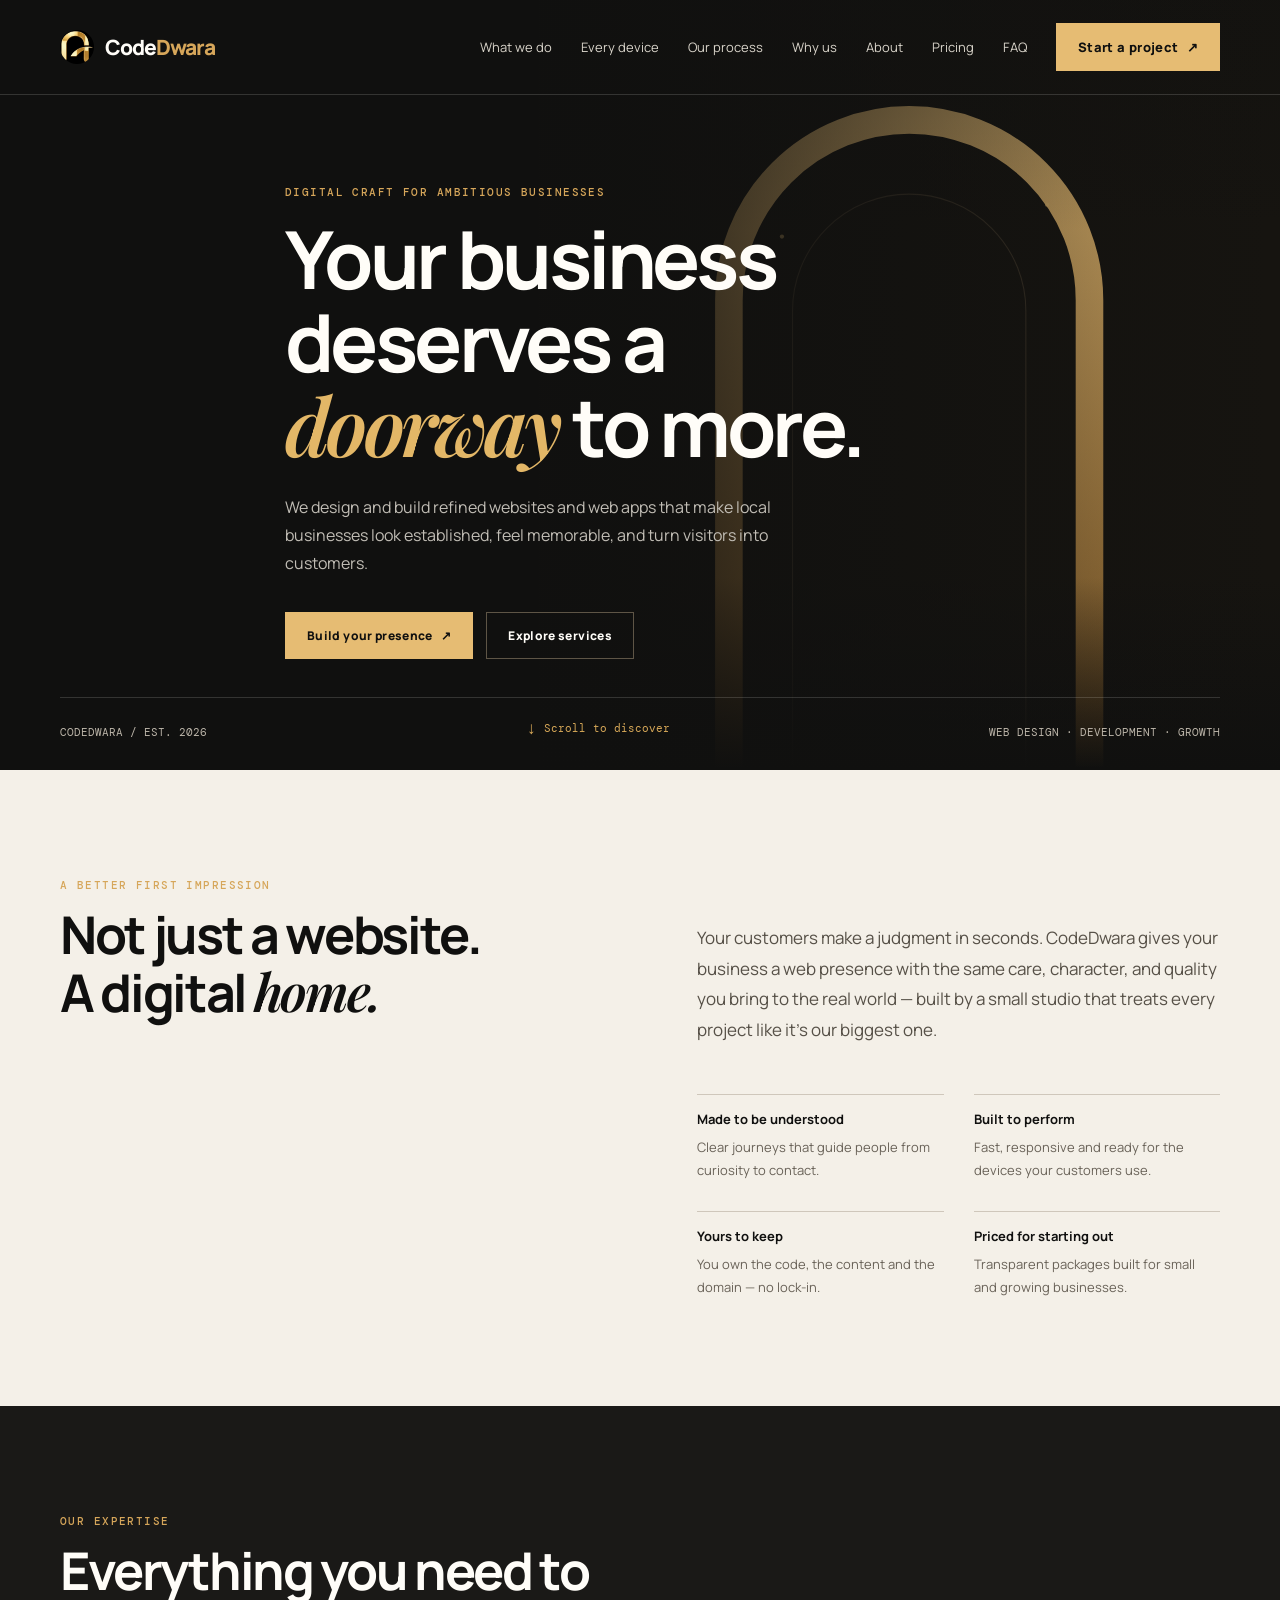
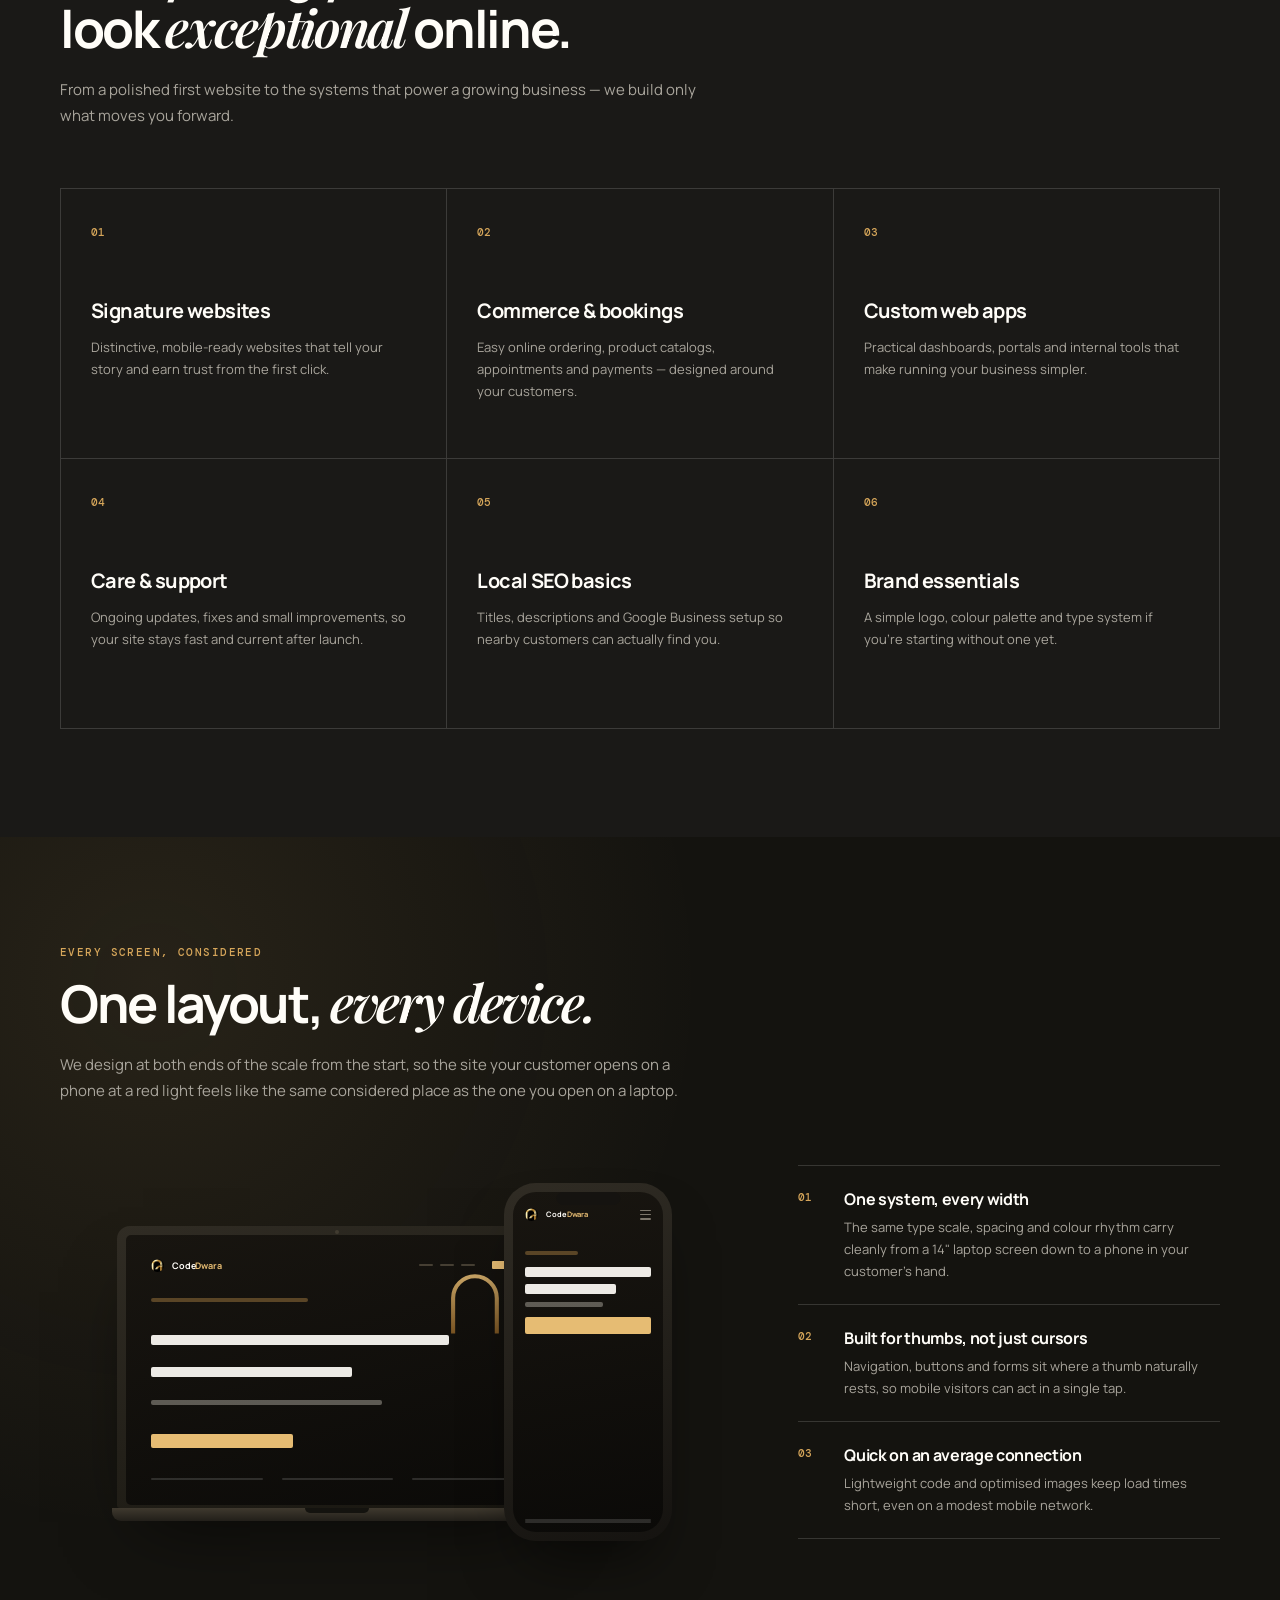
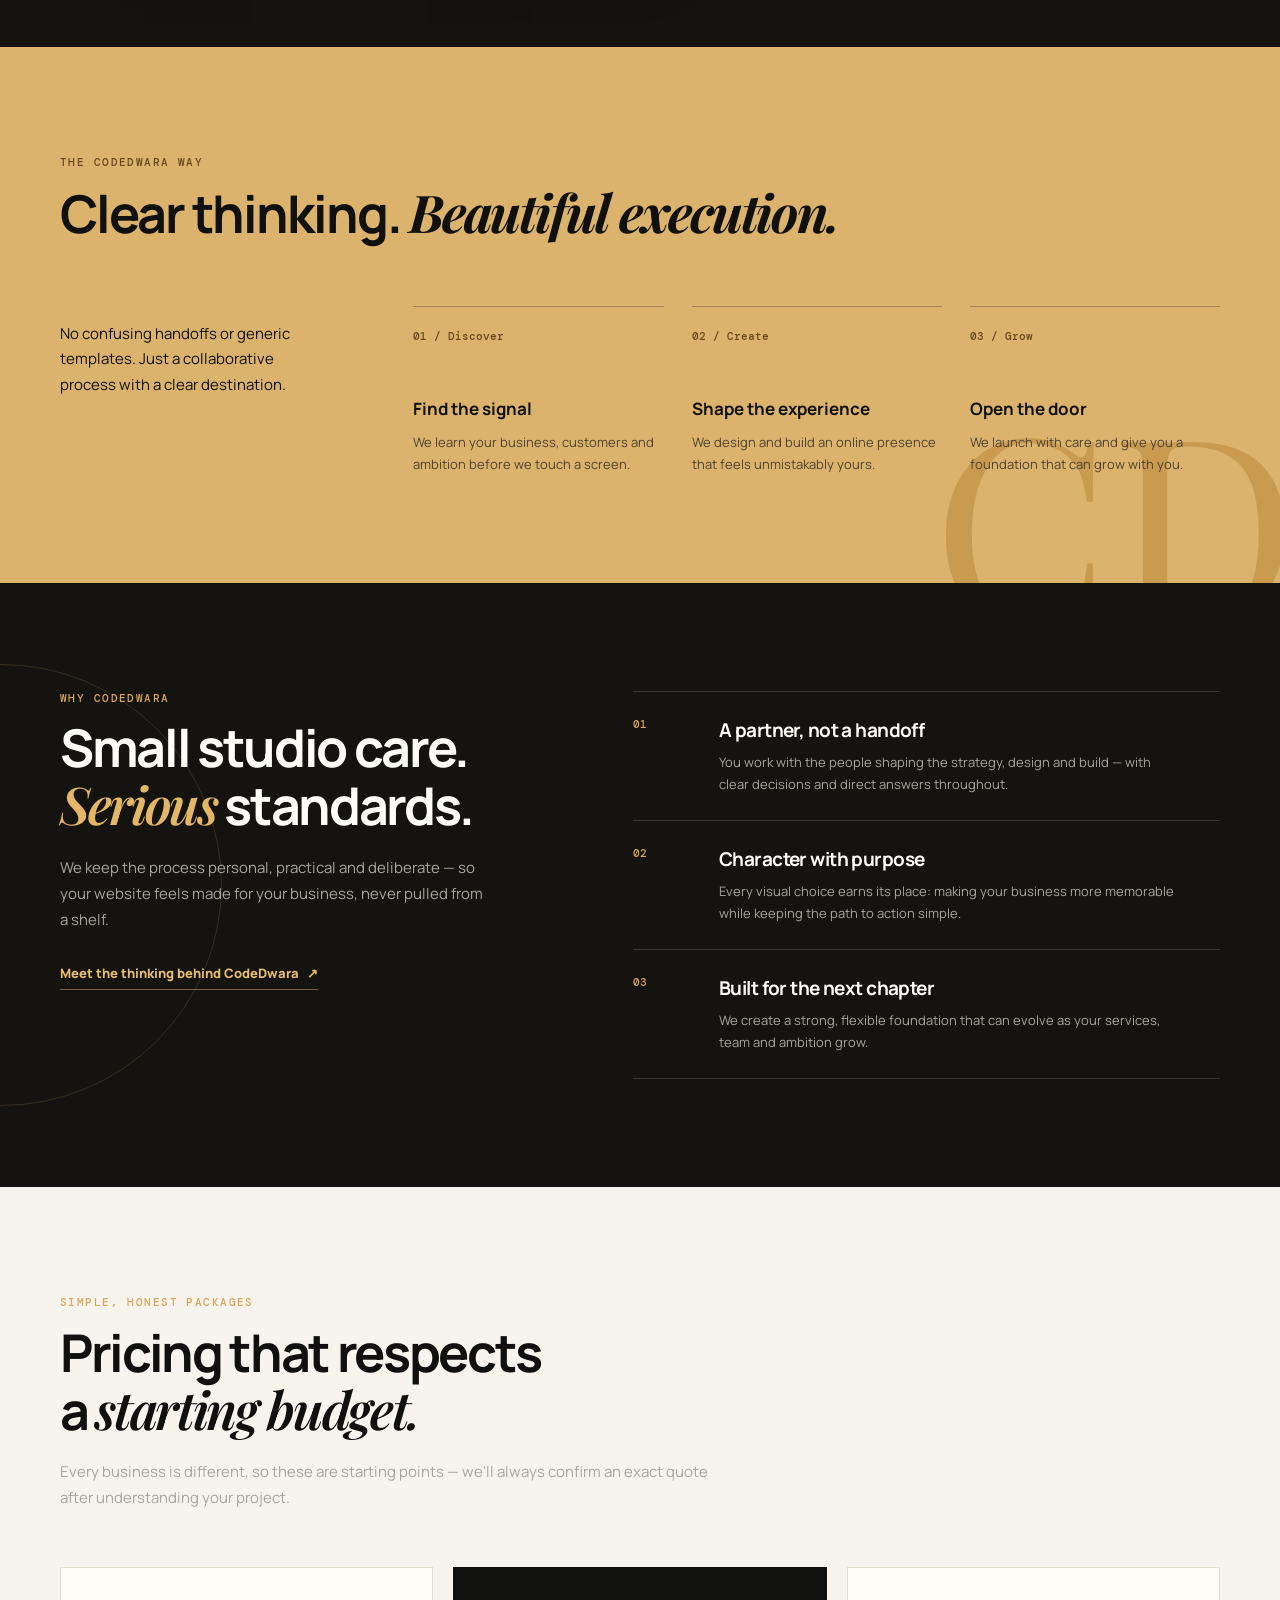
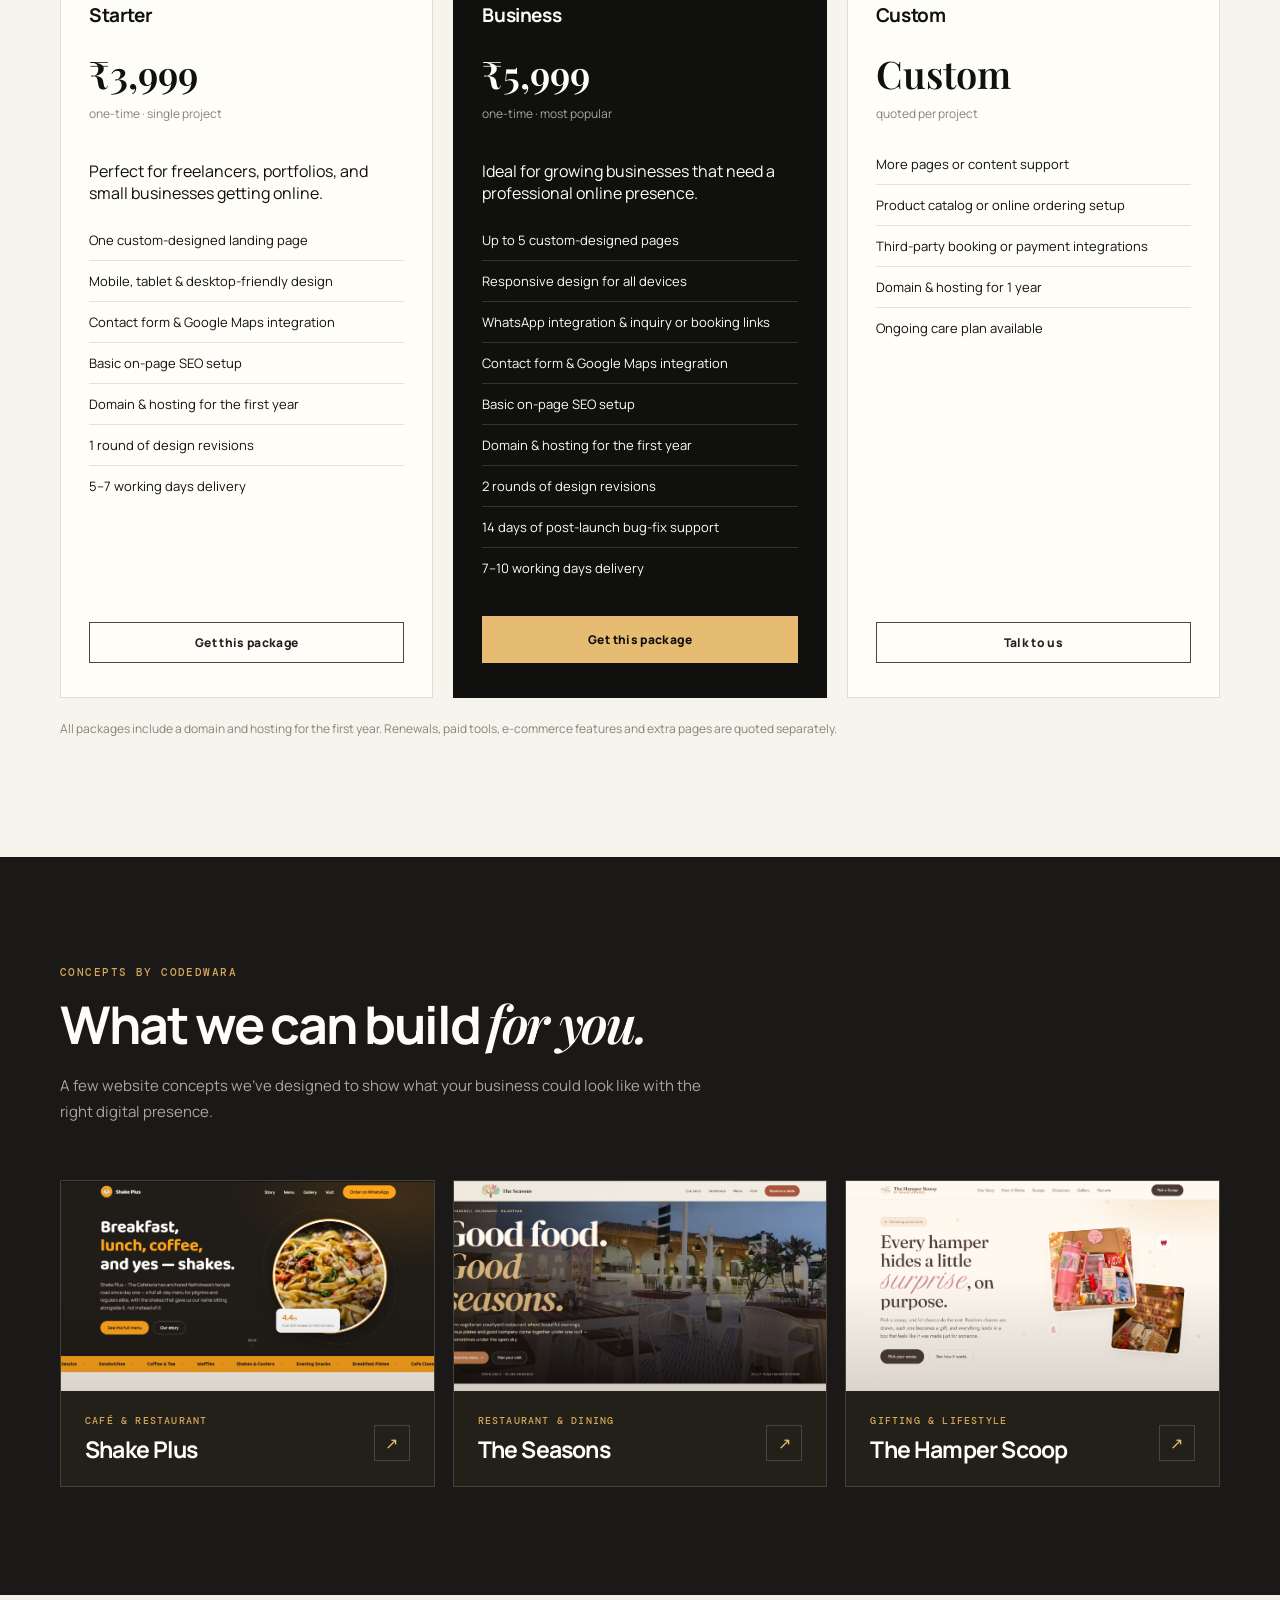
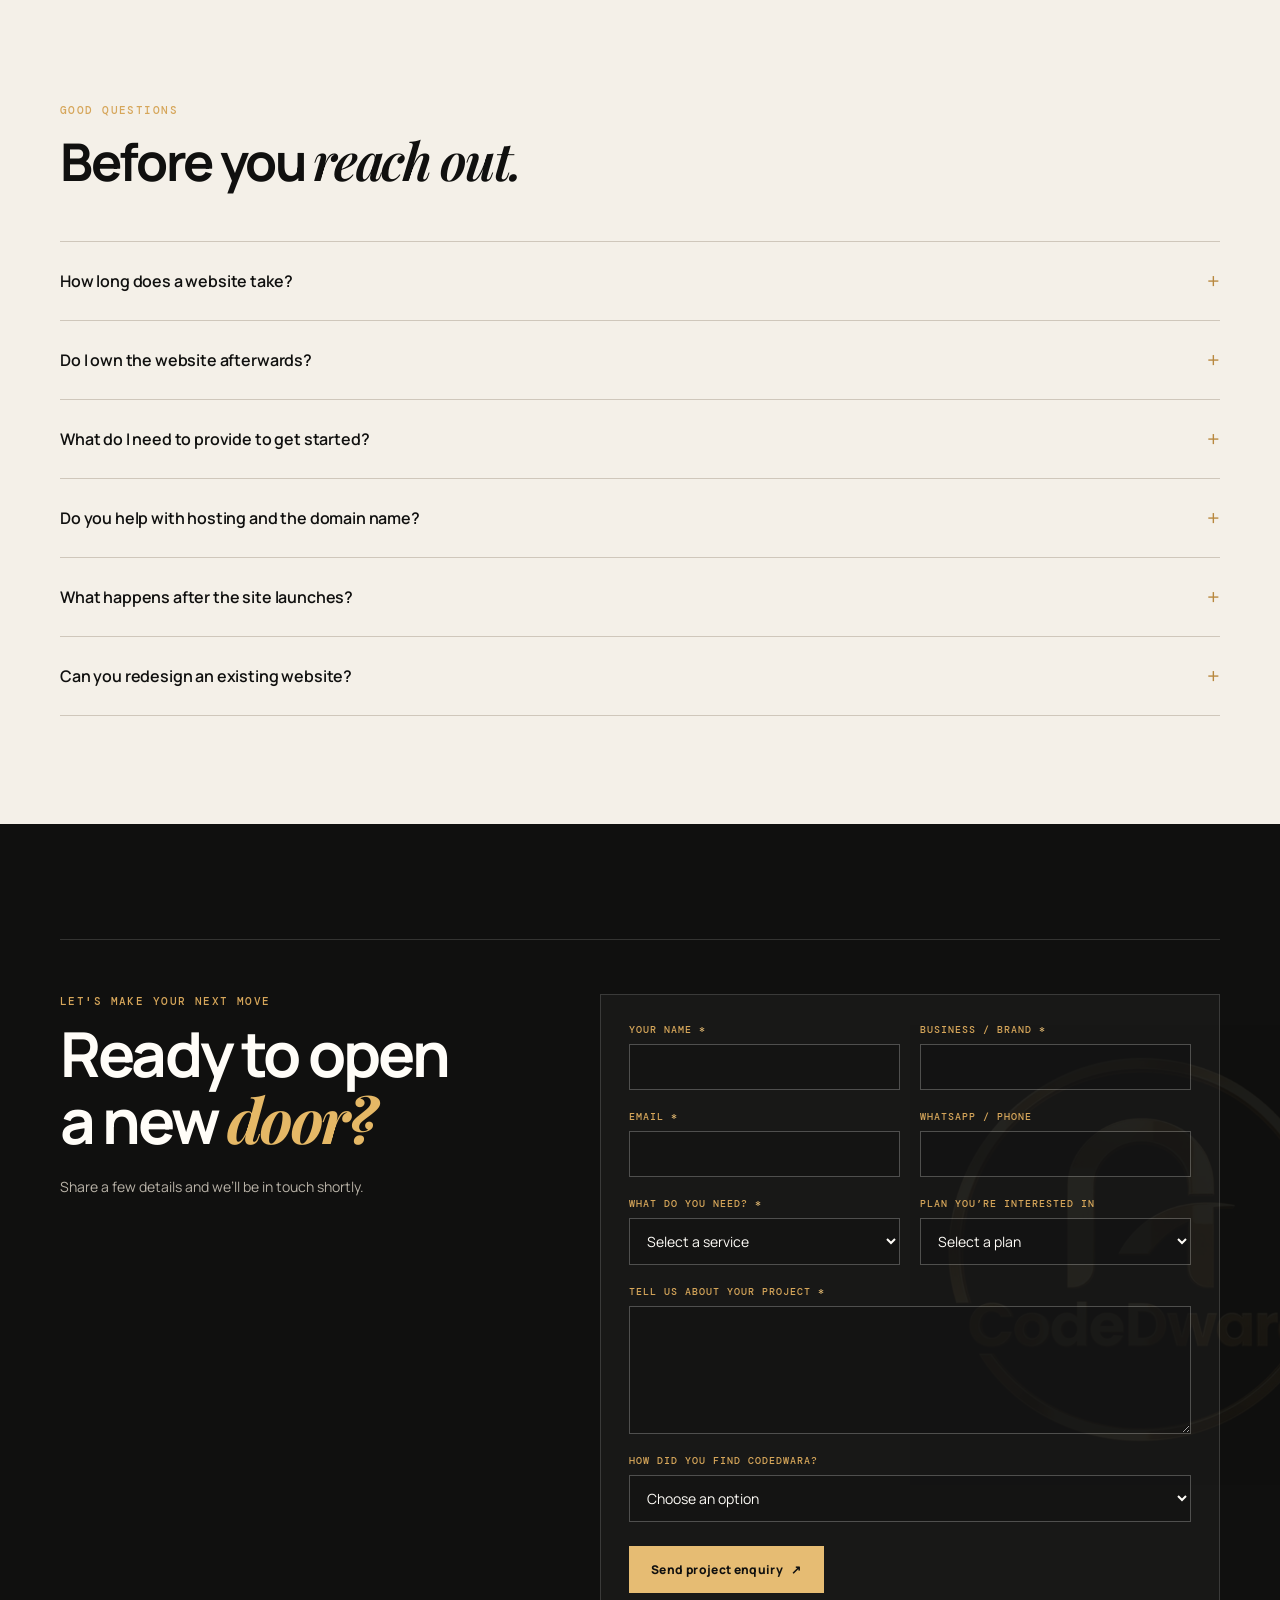
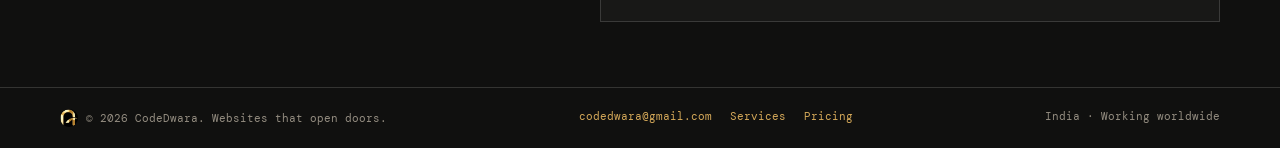
<file: index.html>
<!doctype html>

<html lang="en">

<head>
  <meta charset="UTF-8">
  <meta name="viewport" content="width=device-width, initial-scale=1.0">

  <title>CodeDwara — Web Design & Development for Businesses</title>
  <meta name="description" content="CodeDwara builds premium websites, online stores and custom web apps for businesses in India. Modern design, fast performance and thoughtful development.">
  <meta name="author" content="CodeDwara">
  <meta name="theme-color" content="#10100f">
  <meta name="robots" content="index, follow, max-image-preview:large, max-snippet:-1, max-video-preview:-1">

  <link rel="canonical" href="https://codedwara.netlify.app/">

  <meta property="og:site_name" content="CodeDwara">
  <meta property="og:locale" content="en_IN">
  <meta property="og:title" content="CodeDwara — Web Design & Development for Businesses">
  <meta property="og:description" content="CodeDwara builds premium websites, online stores and custom web apps for businesses in India. Modern design, fast performance and thoughtful development.">
  <meta property="og:type" content="website">
  <meta property="og:url" content="https://codedwara.netlify.app/">
  <meta property="og:image" content="https://codedwara.netlify.app/og-image.jpg">
  <meta property="og:image:width" content="1200">
  <meta property="og:image:height" content="630">
  <meta property="og:image:alt" content="CodeDwara — Web design and development studio">

  <meta name="twitter:card" content="summary_large_image">
  <meta name="twitter:title" content="CodeDwara — Web Design & Development for Businesses">
  <meta name="twitter:description" content="Premium websites, online stores and custom web apps for businesses in India.">
  <meta name="twitter:image" content="https://codedwara.netlify.app/og-image.jpg">

  <link rel="preconnect" href="https://fonts.googleapis.com">
  <link rel="preconnect" href="https://fonts.gstatic.com" crossorigin>
  <link href="https://fonts.googleapis.com/css2?family=DM+Mono:wght@400;500&family=Manrope:wght@400;500;600;700;800&family=Playfair+Display:ital,wght@0,600;0,700;1,600&display=swap" rel="stylesheet">

  <link rel="icon" type="image/png" href="assets/logo-icon.png">
  <link rel="apple-touch-icon" href="assets/logo-icon.png">

  <script type="application/ld+json">
  {
    "@context": "https://schema.org",
    "@type": "FAQPage",
    "mainEntity": [
      {"@type":"Question","name":"How long does a website take?","acceptedAnswer":{"@type":"Answer","text":"A Starter site typically takes 7–10 days once we have your content. Larger projects with bookings, stores or custom features usually take 3–6 weeks, depending on scope."}},
      {"@type":"Question","name":"Do I own the website afterwards?","acceptedAnswer":{"@type":"Answer","text":"Yes. Once the project is paid for, the code, content and design are yours. You also fully own your domain name and hosting account — we simply help you set them up."}},
      {"@type":"Question","name":"What do I need to provide to get started?","acceptedAnswer":{"@type":"Answer","text":"Your logo (if you have one), any existing photos or text, a list of pages or features you want, and a few examples of sites you like. We'll guide you through the rest."}},
      {"@type":"Question","name":"Do you help with hosting and the domain name?","acceptedAnswer":{"@type":"Answer","text":"Yes — we can register your domain, set up hosting, and walk you through it, or work with a domain and host you already have."}},
      {"@type":"Question","name":"What happens after the site launches?","acceptedAnswer":{"@type":"Answer","text":"Every package includes a short post-launch support window to fix any issues. After that, we offer optional ongoing care plans for updates, backups and small changes."}},
      {"@type":"Question","name":"Can you redesign an existing website?","acceptedAnswer":{"@type":"Answer","text":"Yes. We'll review what you have, keep what's working, and rebuild the rest to look sharper and perform better."}}
    ]
  }
  </script>

  <script type="application/ld+json">
  {
    "@context": "https://schema.org",
    "@graph": [
      {
        "@type": "ProfessionalService",
        "@id": "https://codedwara.netlify.app/#organization",
        "name": "CodeDwara",
        "url": "https://codedwara.netlify.app/",
        "logo": "https://codedwara.netlify.app/assets/logo-icon.png",
        "image": "https://codedwara.netlify.app/og-image.jpg",
        "description": "CodeDwara builds premium websites, online stores and custom web apps for businesses in India.",
        "email": "codedwara@gmail.com",
        "areaServed": "India",
        "serviceType": [
          "Web design",
          "Web development",
          "E-commerce development",
          "Custom web application development"
        ],
        "priceRange": "₹₹"
      },
      {
        "@type": "WebSite",
        "@id": "https://codedwara.netlify.app/#website",
        "url": "https://codedwara.netlify.app/",
        "name": "CodeDwara",
        "description": "Web design and development for businesses.",
        "publisher": {
          "@id": "https://codedwara.netlify.app/#organization"
        },
        "inLanguage": "en-IN"
      }
    ]
  }
  </script>

  <link rel="stylesheet" href="style.css">
</head>

<body>

  <header class="top">

    <nav class="wrap">

      <a class="brand" href="#home">

        <img class="brand-icon" src="assets/logo-icon.png" alt="CodeDwara" width="36" height="36">

        <span class="brand-text">Code<span>Dwara</span></span>

      </a>

      <div class="links" id="navLinks">

        <a href="#services">What we do</a>

        <a href="#responsive">Every device</a>

        <a href="#process">Our process</a>

        <a href="#why-us">Why us</a>

        <a href="about.html">About</a>

        <a href="#pricing">Pricing</a>

        <a href="#faq">FAQ</a>

        <a href="#contact" class="button">Start a project <span class="arrow">↗</span></a>

      </div>

      <button class="menu-toggle" id="menuToggle" aria-label="Toggle menu" aria-expanded="false" aria-controls="navLinks">

        <span></span><span></span><span></span>

      </button>

    </nav>

    <div class="menu-backdrop" id="menuBackdrop" aria-hidden="true"></div>

  </header>



  <main>

    <section class="hero" id="home">

      <div class="hero-art" aria-hidden="true">

        <svg viewBox="0 0 700 800" preserveAspectRatio="xMidYMid slice">

          <defs>

            <linearGradient id="portalGrad" x1="0" y1="0" x2="0" y2="1">

              <stop offset="0%" stop-color="#e6bc73"/>

              <stop offset="100%" stop-color="#8a5f26"/>

            </linearGradient>

          </defs>

          <rect width="700" height="800" fill="#161410"/>

          <path d="M180 760V320a170 170 0 0 1 340 0v440" fill="none" stroke="url(#portalGrad)" stroke-width="26"/>

          <path d="M240 760V330a110 110 0 0 1 220 0v430" fill="none" stroke="#3a3226" stroke-width="1"/>

          <circle cx="350" cy="150" r="3" fill="#e6bc73"/>

          <circle cx="480" cy="230" r="2" fill="#e6bc73" opacity=".6"/>

          <circle cx="230" cy="260" r="2" fill="#e6bc73" opacity=".6"/>

        </svg>

      </div>

      <div class="wrap hero-content reveal">

        <div class="eyebrow">Digital craft for ambitious businesses</div>

        <h1>Your business deserves a <i>doorway</i> to more.</h1>

        <p>We design and build refined websites and web apps that make local businesses look established, feel memorable, and turn visitors into customers.</p>

        <div class="hero-actions">

          <a href="#contact" class="button">Build your presence <span class="arrow">↗</span></a>

          <a href="#services" class="button dark">Explore services</a>

        </div>

      </div>

      <div class="hero-bottom">

        <div class="wrap hero-proof">

          <p>CODEDWARA / EST. 2026</p>

          <p class="scroll"><b>↓</b> Scroll to discover</p>

          <p>WEB DESIGN · DEVELOPMENT · GROWTH</p>

        </div>

      </div>

    </section>



    <section class="section intro">

      <div class="wrap split reveal">

        <div>

          <div class="eyebrow">A better first impression</div>

          <h2>Not just a website.<br>A digital <i>home.</i></h2>

        </div>

        <div>

          <p class="intro-copy">Your customers make a judgment in seconds. CodeDwara gives your business a web presence with the same care, character, and quality you bring to the real world — built by a small studio that treats every project like it's our biggest one.</p>

          <div class="mini-list">

            <div><strong>Made to be understood</strong><span>Clear journeys that guide people from curiosity to contact.</span></div>

            <div><strong>Built to perform</strong><span>Fast, responsive and ready for the devices your customers use.</span></div>

            <div><strong>Yours to keep</strong><span>You own the code, the content and the domain — no lock-in.</span></div>

            <div><strong>Priced for starting out</strong><span>Transparent packages built for small and growing businesses.</span></div>

          </div>

        </div>

      </div>

    </section>



    <section class="section services" id="services">

      <div class="wrap">

        <div class="heading reveal">

          <div class="eyebrow">Our expertise</div>

          <h2>Everything you need to look <i>exceptional</i> online.</h2>

          <p>From a polished first website to the systems that power a growing business — we build only what moves you forward.</p>

        </div>

        <div class="service-grid stagger">

          <article class="service reveal"><span class="num">01</span><h3>Signature websites</h3><p>Distinctive, mobile-ready websites that tell your story and earn trust from the first click.</p></article>

          <article class="service reveal"><span class="num">02</span><h3>Commerce & bookings</h3><p>Easy online ordering, product catalogs, appointments and payments — designed around your customers.</p></article>

          <article class="service reveal"><span class="num">03</span><h3>Custom web apps</h3><p>Practical dashboards, portals and internal tools that make running your business simpler.</p></article>

          <article class="service reveal"><span class="num">04</span><h3>Care & support</h3><p>Ongoing updates, fixes and small improvements, so your site stays fast and current after launch.</p></article>

          <article class="service reveal"><span class="num">05</span><h3>Local SEO basics</h3><p>Titles, descriptions and Google Business setup so nearby customers can actually find you.</p></article>

          <article class="service reveal"><span class="num">06</span><h3>Brand essentials</h3><p>A simple logo, colour palette and type system if you're starting without one yet.</p></article>

        </div>

      </div>

    </section>



    <section class="section showcase" id="responsive">

      <div class="wrap">

        <div class="heading reveal">

          <div class="eyebrow">Every screen, considered</div>

          <h2>One layout, <i>every device.</i></h2>

          <p>We design at both ends of the scale from the start, so the site your customer opens on a phone at a red light feels like the same considered place as the one you open on a laptop.</p>

        </div>



        <div class="showcase-body">

          <div class="showcase-stage reveal" id="showcaseStage">

            <div class="device device-laptop">

              <div class="laptop-lid">

                <span class="laptop-cam" aria-hidden="true"></span>

                <div class="laptop-screen">

                  <div class="mini-nav">

                    <span class="mini-mark"><img src="assets/logo-icon.png" alt="" width="14" height="14"></span>

                    <span class="mini-word">Code<i>Dwara</i></span>

                    <span class="mini-links"><i></i><i></i><i></i></span>

                    <span class="mini-cta"></span>

                  </div>

                  <div class="mini-hero">

                    <svg class="mini-arch" viewBox="0 0 120 100" aria-hidden="true"><path d="M28 96V44a32 32 0 0 1 64 0v52" fill="none" stroke="url(#miniGrad)" stroke-width="6"/><defs><linearGradient id="miniGrad" x1="0" y1="0" x2="0" y2="1"><stop offset="0%" stop-color="#e6bc73"/><stop offset="100%" stop-color="#8a5f26"/></linearGradient></defs></svg>

                    <span class="mini-eyebrow"></span>

                    <span class="mini-line mini-line--lg"></span>

                    <span class="mini-line mini-line--lg mini-line--short"></span>

                    <span class="mini-line mini-line--sm"></span>

                    <span class="mini-btn"></span>

                  </div>

                  <div class="mini-grid">

                    <span></span><span></span><span></span>

                  </div>

                </div>

              </div>

              <div class="laptop-base"><span class="laptop-notch"></span></div>

            </div>



            <div class="device device-phone">

              <div class="phone-frame">

                <span class="phone-notch" aria-hidden="true"></span>

                <div class="phone-screen">

                  <div class="mini-nav mini-nav--phone">

                    <span class="mini-mark"><img src="assets/logo-icon.png" alt="" width="12" height="12"></span>

                    <span class="mini-word mini-word--sm">Code<i>Dwara</i></span>

                    <span class="mini-burger"><i></i><i></i><i></i></span>

                  </div>

                  <div class="mini-hero mini-hero--phone">

                    <span class="mini-eyebrow"></span>

                    <span class="mini-line mini-line--lg"></span>

                    <span class="mini-line mini-line--lg mini-line--short"></span>

                    <span class="mini-line mini-line--sm"></span>

                    <span class="mini-btn"></span>

                  </div>

                  <div class="mini-stack">

                    <span></span><span></span>

                  </div>

                </div>

              </div>

            </div>

          </div>



          <div class="showcase-notes stagger">

            <article class="showcase-note reveal">

              <span class="note-index">01</span>

              <div><h3>One system, every width</h3><p>The same type scale, spacing and colour rhythm carry cleanly from a 14" laptop screen down to a phone in your customer's hand.</p></div>

            </article>

            <article class="showcase-note reveal">

              <span class="note-index">02</span>

              <div><h3>Built for thumbs, not just cursors</h3><p>Navigation, buttons and forms sit where a thumb naturally rests, so mobile visitors can act in a single tap.</p></div>

            </article>

            <article class="showcase-note reveal">

              <span class="note-index">03</span>

              <div><h3>Quick on an average connection</h3><p>Lightweight code and optimised images keep load times short, even on a modest mobile network.</p></div>

            </article>

          </div>

        </div>

      </div>

    </section>



    <section class="section featured" id="process">

      <div class="wrap">

        <div class="eyebrow">The CodeDwara way</div>

        <h2 class="featured-title">Clear thinking. <i>Beautiful execution.</i></h2>

        <div class="process-grid stagger">

          <div><p class="process-intro">No confusing handoffs or generic templates. Just a collaborative process with a clear destination.</p></div>

          <div class="process-item reveal"><b>01 / Discover</b><h3>Find the signal</h3><p>We learn your business, customers and ambition before we touch a screen.</p></div>

          <div class="process-item reveal"><b>02 / Create</b><h3>Shape the experience</h3><p>We design and build an online presence that feels unmistakably yours.</p></div>

          <div class="process-item reveal"><b>03 / Grow</b><h3>Open the door</h3><p>We launch with care and give you a foundation that can grow with you.</p></div>

        </div>

      </div>

    </section>



        <section class="section why-us" id="why-us">

      <div class="wrap">

        <div class="why-us-grid">

          <div class="why-us-intro reveal">

            <div class="eyebrow">Why CodeDwara</div>

            <h2>Small studio care.<br><i>Serious</i> standards.</h2>

            <p>We keep the process personal, practical and deliberate — so your website feels made for your business, never pulled from a shelf.</p>

            <a class="text-link" href="about.html">Meet the thinking behind CodeDwara <span>↗</span></a>

          </div>

          <div class="unique-list">

            <article class="unique-item reveal">

              <span>01</span><div><h3>A partner, not a handoff</h3><p>You work with the people shaping the strategy, design and build — with clear decisions and direct answers throughout.</p></div>

            </article>

            <article class="unique-item reveal">

              <span>02</span><div><h3>Character with purpose</h3><p>Every visual choice earns its place: making your business more memorable while keeping the path to action simple.</p></div>

            </article>

            <article class="unique-item reveal">

              <span>03</span><div><h3>Built for the next chapter</h3><p>We create a strong, flexible foundation that can evolve as your services, team and ambition grow.</p></div>

            </article>

          </div>

        </div>

      </div>

    </section>



    <section class="section pricing" id="pricing">

      <div class="wrap">

        <div class="heading">

          <div class="eyebrow">Simple, honest packages</div>

          <h2>Pricing that respects a <i>starting budget.</i></h2>

          <p>Every business is different, so these are starting points — we'll always confirm an exact quote after understanding your project.</p>

        </div>

        <div class="price-grid stagger">

          <div class="price-card reveal">

            <h3>Starter</h3>

  <div class="amount">₹3,999</div>

  <div class="cadence">one-time · single project</div>

  <p>Perfect for freelancers, portfolios, and small businesses getting online.</p>

  <ul>
    <li>One custom-designed landing page</li>
    <li>Mobile, tablet & desktop-friendly design</li>
    <li>Contact form & Google Maps integration</li>
    <li>Basic on-page SEO setup</li>
    <li>Domain & hosting for the first year</li>
    <li>1 round of design revisions</li>
    <li>5–7 working days delivery</li>
  </ul>

            <a href="#contact" class="button ghost">Get this package</a>

          </div>

          <div class="price-card reveal highlight">

           <h3>Business</h3>

  <div class="amount">₹5,999</div>

  <div class="cadence">one-time · most popular</div>

  <p>Ideal for growing businesses that need a professional online presence.</p>

  <ul>
    <li>Up to 5 custom-designed pages</li>
    <li>Responsive design for all devices</li>
    <li>WhatsApp integration & inquiry or booking links</li>
    <li>Contact form & Google Maps integration</li>
    <li>Basic on-page SEO setup</li>
    <li>Domain & hosting for the first year</li>
    <li>2 rounds of design revisions</li>
    <li>14 days of post-launch bug-fix support</li>
    <li>7–10 working days delivery</li>
  </ul>

            <a href="#contact" class="button">Get this package</a>

          </div>

          <div class="price-card reveal">

            <h3>Custom</h3>

            <div class="amount">Custom</div>

            <div class="cadence">quoted per project</div>

            <ul>

              <li>More pages or content support</li>

              <li>Product catalog or online ordering setup</li>

              <li>Third-party booking or payment integrations</li>

              <li>Domain & hosting for 1 year</li>

              <li>Ongoing care plan available</li>

            </ul>

            <a href="#contact" class="button ghost">Talk to us</a>

          </div>

        </div>

        <p class="price-note">All packages include a domain and hosting for the first year. Renewals, paid tools, e-commerce features and extra pages are quoted separately.</p>

      </div>

    </section>



    <section class="section work">
  <div class="wrap">

    <div class="heading reveal">
      <div class="eyebrow">Concepts by CodeDwara</div>
      <h2>What we can build <i>for you.</i></h2>
      <p>
        A few website concepts we've designed to show what your business
        could look like with the right digital presence.
      </p>
    </div>

    <div class="work-grid concept-grid stagger">

      <!-- Shake Plus -->
      <article class="work-card concept-card reveal">
        <a
          href="https://shakeplus-concept.vercel.app"
          target="_blank"
          rel="noopener noreferrer"
          class="concept-link"
          aria-label="View Shake Plus live concept"
        >
          <div class="concept-image">
            <img
              src="assets/shakeplus-concept.png"
              alt="Shake Plus website concept"
              loading="lazy"
            />
            <span class="concept-view">View live concept <span>↗</span></span>
          </div>

          <div class="concept-content">
            <div>
              <span class="work-label">Café & Restaurant</span>
              <h3>Shake Plus</h3>
            </div>

            <span class="concept-arrow">↗</span>
          </div>
        </a>
      </article>


      <!-- The Seasons -->
      <article class="work-card concept-card reveal">
        <a
          href="https://the-seasons-concept.vercel.app"
          target="_blank"
          rel="noopener noreferrer"
          class="concept-link"
          aria-label="View The Seasons live concept"
        >
          <div class="concept-image">
            <img
              src="assets/seasons-concept.png"
              alt="The Seasons restaurant website concept"
              loading="lazy"
            />
            <span class="concept-view">View live concept <span>↗</span></span>
          </div>

          <div class="concept-content">
            <div>
              <span class="work-label">Restaurant & Dining</span>
              <h3>The Seasons</h3>
            </div>

            <span class="concept-arrow">↗</span>
          </div>
        </a>
      </article>


      <!-- The Hamper Scoop -->
      <article class="work-card concept-card reveal">
        <a
          href="https://the-hamper-scoop-concept.vercel.app"
          target="_blank"
          rel="noopener noreferrer"
          class="concept-link"
          aria-label="View The Hamper Scoop live concept"
        >
          <div class="concept-image">
            <img
              src="assets/hamperscoop-concept.png"
              alt="The Hamper Scoop website concept"
              loading="lazy"
            />
            <span class="concept-view">View live concept <span>↗</span></span>
          </div>

          <div class="concept-content">
            <div>
              <span class="work-label">Gifting & Lifestyle</span>
              <h3>The Hamper Scoop</h3>
            </div>

            <span class="concept-arrow">↗</span>
          </div>
        </a>
      </article>

    </div>
  </div>
</section>



    <section class="section faq" id="faq">

  <div class="wrap">

    <div class="heading">

      <div class="eyebrow">Good questions</div>

      <h2>Before you <i>reach out.</i></h2>

    </div>



    <div class="faq-list">



      <details class="faq-item">

        <summary>How long does a website take?</summary>

        <div class="faq-answer">

          <div class="faq-answer-inner">

            <p>A Starter site typically takes 7–10 days once we have your content. Larger projects with bookings, stores or custom features usually take 3–6 weeks, depending on scope.</p>

          </div>

        </div>

      </details>



      <details class="faq-item">

        <summary>Do I own the website afterwards?</summary>

        <div class="faq-answer">

          <div class="faq-answer-inner">

            <p>Yes. Once the project is paid for, the code, content and design are yours. You also fully own your domain name and hosting account — we simply help you set them up.</p>

          </div>

        </div>

      </details>



      <details class="faq-item">

        <summary>What do I need to provide to get started?</summary>

        <div class="faq-answer">

          <div class="faq-answer-inner">

            <p>Your logo (if you have one), any existing photos or text, a list of pages or features you want, and a few examples of sites you like. We'll guide you through the rest.</p>

          </div>

        </div>

      </details>



      <details class="faq-item">

        <summary>Do you help with hosting and the domain name?</summary>

        <div class="faq-answer">

          <div class="faq-answer-inner">

            <p>Yes — we can register your domain, set up hosting, and walk you through it, or work with a domain and host you already have.</p>

          </div>

        </div>

      </details>



      <details class="faq-item">

        <summary>What happens after the site launches?</summary>

        <div class="faq-answer">

          <div class="faq-answer-inner">

            <p>Every package includes a short post-launch support window to fix any issues. After that, we offer optional ongoing care plans for updates, backups and small changes.</p>

          </div>

        </div>

      </details>



      <details class="faq-item">

        <summary>Can you redesign an existing website?</summary>

        <div class="faq-answer">

          <div class="faq-answer-inner">

            <p>Yes. We'll review what you have, keep what's working, and rebuild the rest to look sharper and perform better.</p>

          </div>

        </div>

      </details>



    </div>

  </div>

</section>



    <section class="cta" id="contact">

      <div class="wrap cta-box contact-box">

        <div class="contact-intro">

          <div class="eyebrow">Let's make your next move</div>

          <h2>Ready to open a new <i>door?</i></h2>

          <p>Share a few details and we’ll be in touch shortly.</p>

        </div>

        <form class="project-form" id="projectForm" novalidate>

          <div class="form-grid">

            <div class="form-field">

              <label for="name">Your name <span aria-hidden="true">*</span></label>

              <input id="name" name="name" type="text" autocomplete="name" required maxlength="100">

            </div>

            <div class="form-field">

              <label for="business">Business / brand <span aria-hidden="true">*</span></label>

              <input id="business" name="business" type="text" autocomplete="organization" required maxlength="120">

            </div>

            <div class="form-field">

              <label for="email">Email <span aria-hidden="true">*</span></label>

              <input id="email" name="email" type="email" autocomplete="email" required maxlength="254">

            </div>

            <div class="form-field">

              <label for="phone">WhatsApp / phone</label>

              <input id="phone" name="phone" type="tel" autocomplete="tel" maxlength="30">

            </div>

            <div class="form-field">

              <label for="service">What do you need? <span aria-hidden="true">*</span></label>

              <select id="service" name="service" required>

                <option value="" selected disabled>Select a service</option>

                <option>New website</option>

                <option>Website redesign</option>

                <option>E-commerce</option>

                <option>Booking or enquiry website</option>

                <option>Custom web app</option>

                <option>Other</option>

              </select>

            </div>

            <div class="form-field">

              <label for="plan">Plan you’re interested in</label>

              <select id="plan" name="plan">

                <option value="" selected disabled>Select a plan</option>

                <option>Standard</option>

                <option>Business</option>

                <option>Custom</option>

                <option>Not sure yet</option>

              </select>

            </div>

            <div class="form-field form-field--full">

              <label for="message">Tell us about your project <span aria-hidden="true">*</span></label>

              <textarea id="message" name="message" rows="5" required minlength="20" maxlength="3000"></textarea>

            </div>

            <div class="form-field form-field--full">

              <label for="source">How did you find CodeDwara?</label>

              <select id="source" name="source">

                <option value="" selected disabled>Choose an option</option>

                <option>Instagram</option>

                <option>Google search</option>

                <option>Referral</option>

                <option>Other</option>

              </select>

            </div>

          </div>

          <div class="form-honeypot" aria-hidden="true">

            <label for="companyWebsite">Company website</label>

            <input id="companyWebsite" name="companyWebsite" type="text" tabindex="-1" autocomplete="off">

          </div>

          <p class="form-error" id="formError" role="alert" hidden></p>

          <button class="button" type="submit"><span class="button-label">Send project enquiry</span> <span class="arrow" aria-hidden="true">↗</span></button>

        </form>

        <div class="form-success" id="formSuccess" role="status" hidden tabindex="-1">

          <div class="eyebrow">Enquiry received</div>

          <h3>Thank you for getting in touch.</h3>

          <p>We’ve received your project enquiry and will get back to you shortly.</p>

        </div>

      </div>

    </section>

  </main>



  <footer class="footer">

    <div class="wrap">

      <span class="footer-brand">

        <img class="brand-icon footer-icon" src="assets/logo-icon.png" alt="" width="18" height="18">

        © 2026 CodeDwara. Websites that open doors.

      </span>

      <div class="footer-links">

        <a href="mailto:codedwara@gmail.com">codedwara@gmail.com</a>

        <a href="#services">Services</a>

        <a href="#pricing">Pricing</a>

      </div>

      <span>India · Working worldwide</span>

    </div>

  </footer>



  <script src="script.js" defer></script>

</body>

</html>
</file>
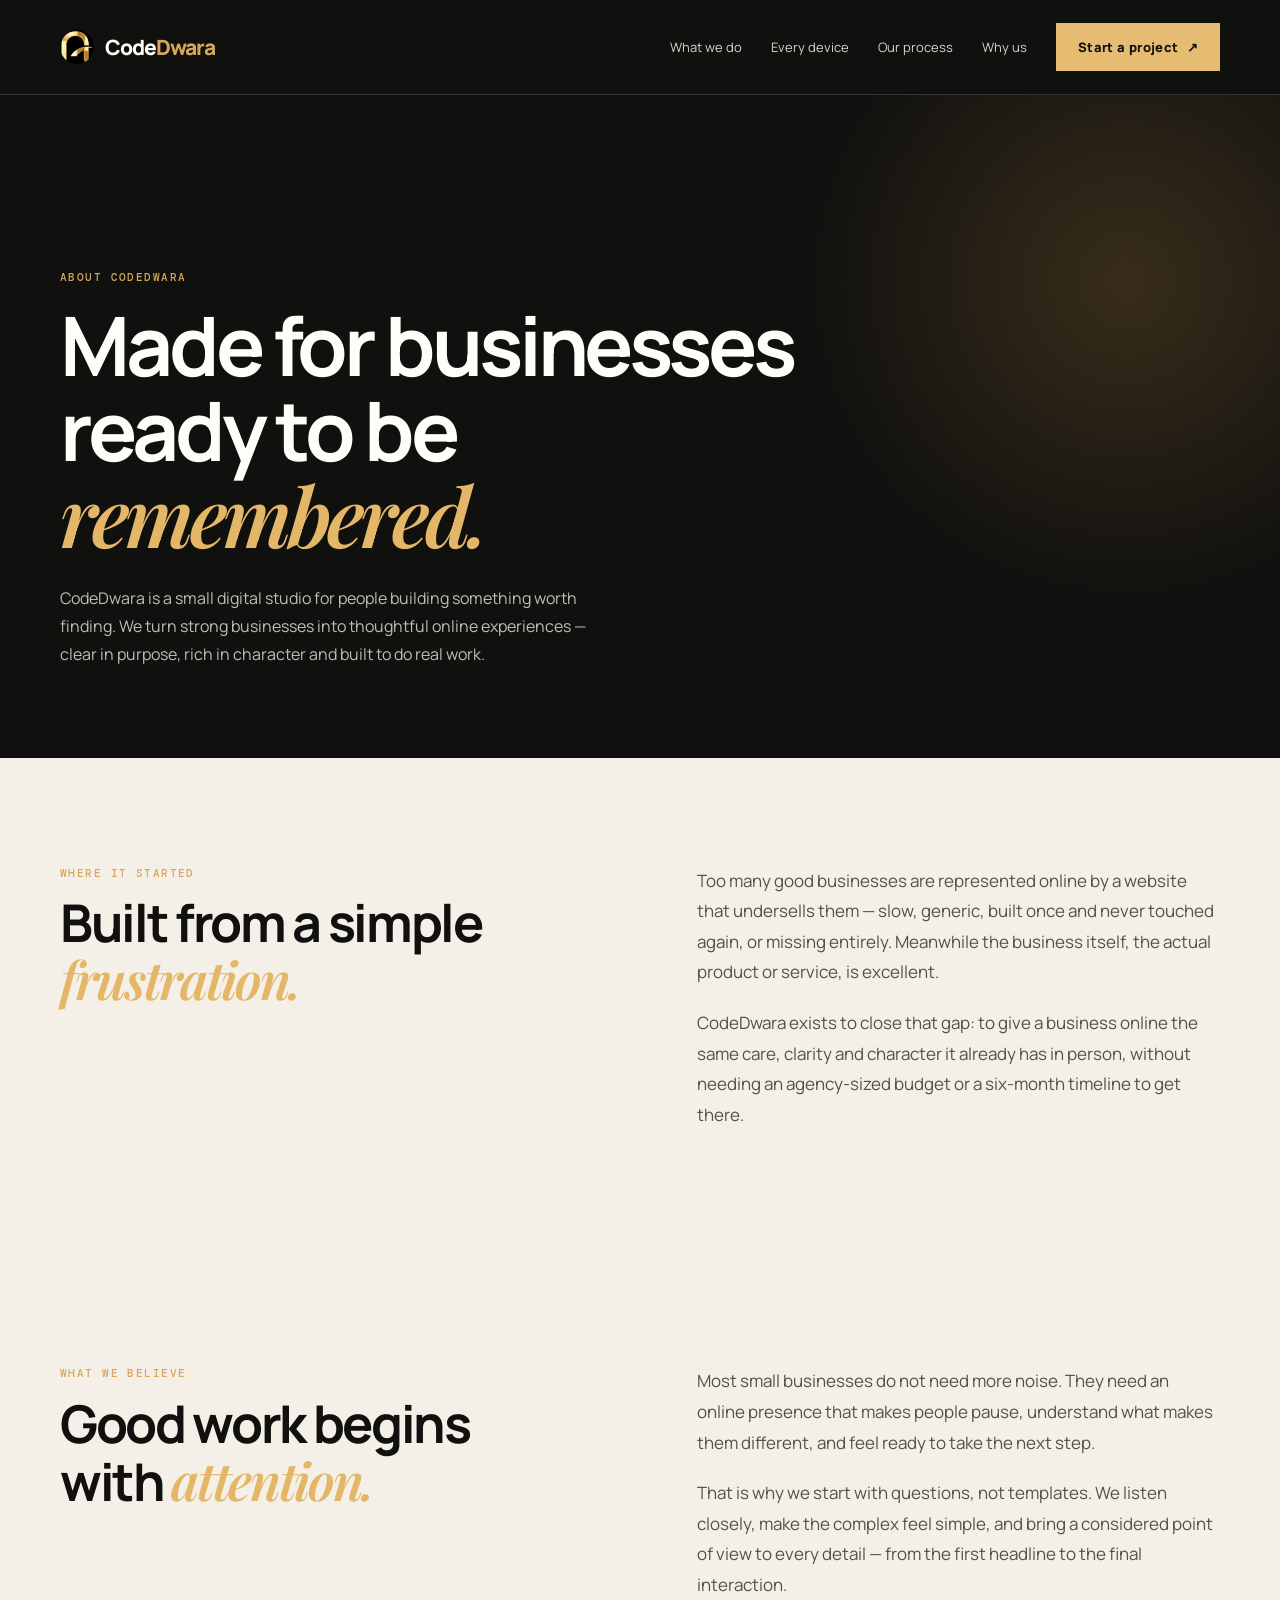
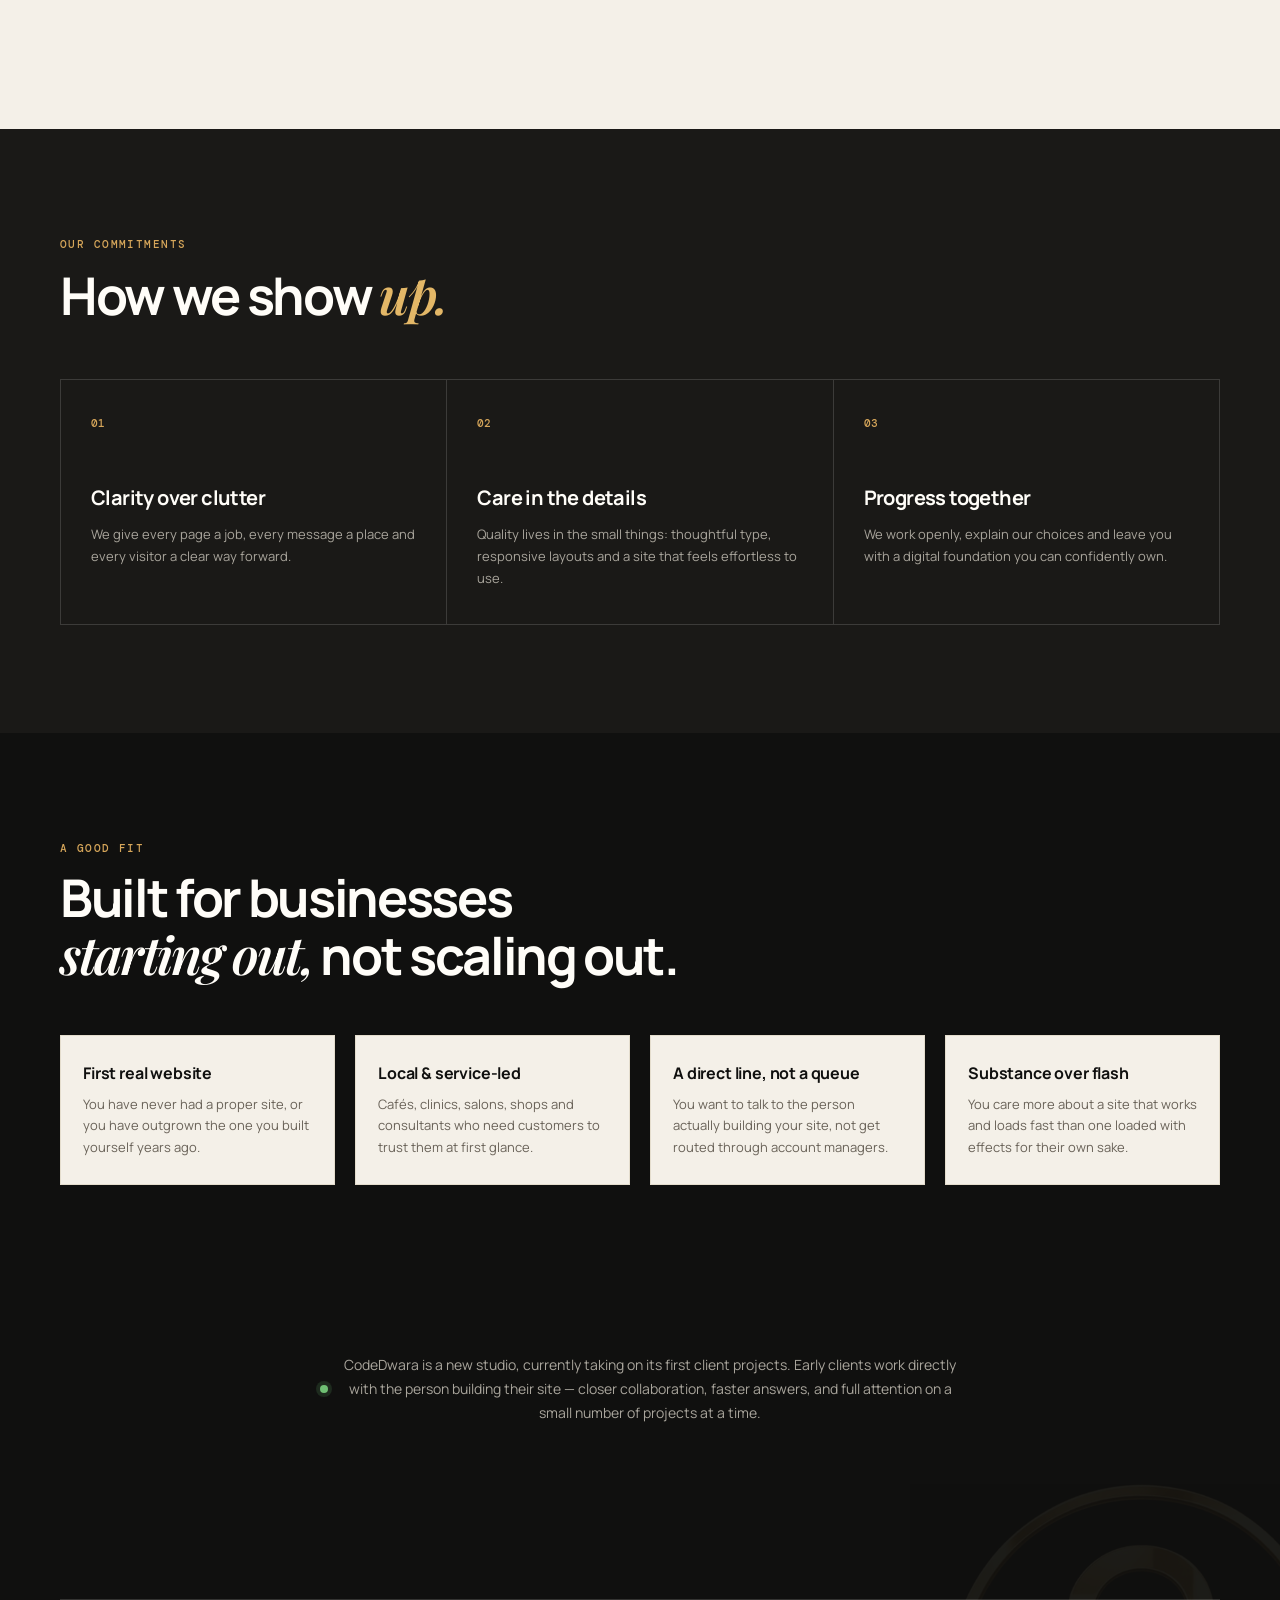
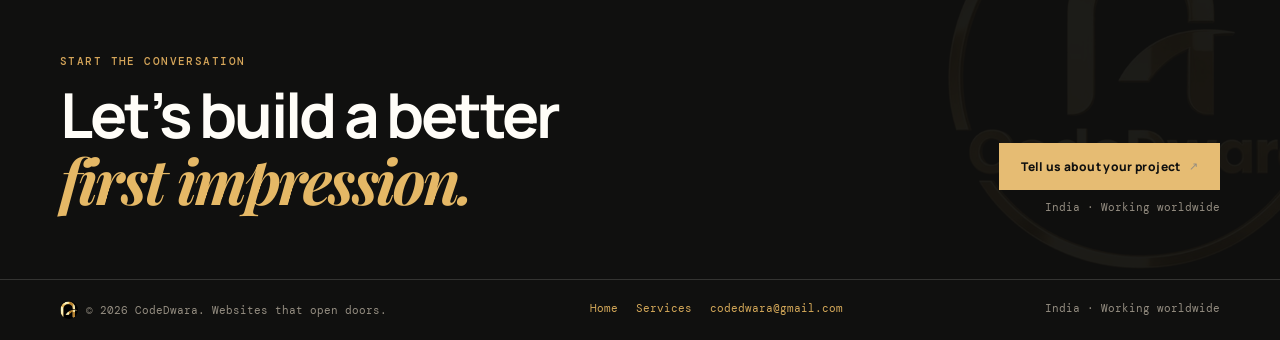
<file: about.html>
<!doctype html>
<html lang="en">
<head>
  <meta charset="UTF-8">
  <meta name="viewport" content="width=device-width, initial-scale=1.0">

  <title>About CodeDwara — Web Design & Development Studio</title>
  <meta name="description" content="Learn about CodeDwara, a small web design and development studio building thoughtful websites and digital experiences for businesses in India.">
  <meta name="author" content="CodeDwara">
  <meta name="theme-color" content="#10100f">
  <meta name="robots" content="index, follow, max-image-preview:large, max-snippet:-1, max-video-preview:-1">

  <link rel="canonical" href="https://codedwara.netlify.app/about.html">

  <meta property="og:site_name" content="CodeDwara">
  <meta property="og:locale" content="en_IN">
  <meta property="og:title" content="About CodeDwara — Web Design & Development Studio">
  <meta property="og:description" content="Learn about CodeDwara, a small web design and development studio building thoughtful websites and digital experiences for businesses in India.">
  <meta property="og:type" content="website">
  <meta property="og:url" content="https://codedwara.netlify.app/about.html">
  <meta property="og:image" content="https://codedwara.netlify.app/og-image.jpg">
  <meta property="og:image:width" content="1200">
  <meta property="og:image:height" content="630">
  <meta property="og:image:alt" content="About CodeDwara — Web design and development studio">

  <meta name="twitter:card" content="summary_large_image">
  <meta name="twitter:title" content="About CodeDwara — Web Design & Development Studio">
  <meta name="twitter:description" content="Learn about CodeDwara, a small web design and development studio building thoughtful websites and digital experiences for businesses in India.">
  <meta name="twitter:image" content="https://codedwara.netlify.app/og-image.jpg">

  <link rel="preconnect" href="https://fonts.googleapis.com">
  <link rel="preconnect" href="https://fonts.gstatic.com" crossorigin>
  <link href="https://fonts.googleapis.com/css2?family=DM+Mono:wght@400;500&family=Manrope:wght@400;500;600;700;800&family=Playfair+Display:ital,wght@0,600;0,700;1,600&display=swap" rel="stylesheet">

  <link rel="icon" type="image/png" href="assets/logo-icon.png">
  <link rel="apple-touch-icon" href="assets/logo-icon.png">

  <script type="application/ld+json">
  {
    "@context": "https://schema.org",
    "@graph": [
      {
        "@type": "AboutPage",
        "@id": "https://codedwara.netlify.app/about.html#about",
        "url": "https://codedwara.netlify.app/about.html",
        "name": "About CodeDwara — Web Design & Development Studio",
        "description": "Learn about CodeDwara, a small web design and development studio building thoughtful websites and digital experiences for businesses in India.",
        "isPartOf": {
          "@id": "https://codedwara.netlify.app/#website"
        },
        "mainEntity": {
          "@id": "https://codedwara.netlify.app/#organization"
        },
        "inLanguage": "en-IN"
      },
      {
        "@type": "ProfessionalService",
        "@id": "https://codedwara.netlify.app/#organization",
        "name": "CodeDwara",
        "url": "https://codedwara.netlify.app/",
        "logo": "https://codedwara.netlify.app/assets/logo-icon.png",
        "image": "https://codedwara.netlify.app/og-image.jpg",
        "description": "CodeDwara builds premium websites, online stores and custom web apps for businesses in India.",
        "email": "codedwara@gmail.com",
        "areaServed": "India",
        "serviceType": [
          "Web design",
          "Web development",
          "E-commerce development",
          "Custom web application development"
        ],
        "priceRange": "₹₹"
      },
      {
        "@type": "WebSite",
        "@id": "https://codedwara.netlify.app/#website",
        "url": "https://codedwara.netlify.app/",
        "name": "CodeDwara",
        "description": "Web design and development for businesses.",
        "publisher": {
          "@id": "https://codedwara.netlify.app/#organization"
        },
        "inLanguage": "en-IN"
      }
    ]
  }
  </script>

  <link rel="stylesheet" href="style.css">
</head>
<body>
  <header class="top about-top">
    <nav class="wrap">
      <a class="brand" href="index.html">
        <img class="brand-icon" src="assets/logo-icon.png" alt="CodeDwara" width="36" height="36">
        <span class="brand-text">Code<span>Dwara</span></span>
      </a>
      <div class="links" id="navLinks">
        <a href="index.html#services">What we do</a><a href="index.html#responsive">Every device</a><a href="index.html#process">Our process</a><a href="index.html#why-us">Why us</a>
        <a href="index.html#contact" class="button">Start a project <span class="arrow">↗</span></a>
      </div>
      <button class="menu-toggle" id="menuToggle" aria-label="Toggle menu" aria-expanded="false" aria-controls="navLinks"><span></span><span></span><span></span></button>
    </nav>
    <div class="menu-backdrop" id="menuBackdrop" aria-hidden="true"></div>
  </header>
  <main>
    <section class="about-hero">
      <div class="wrap reveal">
        <div class="eyebrow">About CodeDwara</div>
        <h1>Made for businesses<br>ready to be <i>remembered.</i></h1>
        <p>CodeDwara is a small digital studio for people building something worth finding. We turn strong businesses into thoughtful online experiences — clear in purpose, rich in character and built to do real work.</p>
      </div>
    </section>

    <section class="section about-story">
      <div class="wrap split">
        <div class="reveal"><div class="eyebrow">Where it started</div><h2>Built from a simple <i>frustration.</i></h2></div>
        <div class="about-copy reveal">
          <p>Too many good businesses are represented online by a website that undersells them — slow, generic, built once and never touched again, or missing entirely. Meanwhile the business itself, the actual product or service, is excellent.</p>
          <p>CodeDwara exists to close that gap: to give a business online the same care, clarity and character it already has in person, without needing an agency-sized budget or a six-month timeline to get there.</p>
        </div>
      </div>
    </section>

    <section class="section about-story">
      <div class="wrap split">
        <div class="reveal"><div class="eyebrow">What we believe</div><h2>Good work begins with <i>attention.</i></h2></div>
        <div class="about-copy reveal">
          <p>Most small businesses do not need more noise. They need an online presence that makes people pause, understand what makes them different, and feel ready to take the next step.</p>
          <p>That is why we start with questions, not templates. We listen closely, make the complex feel simple, and bring a considered point of view to every detail — from the first headline to the final interaction.</p>
        </div>
      </div>
    </section>

    <section class="section about-values">
      <div class="wrap">
        <div class="heading reveal"><div class="eyebrow">Our commitments</div><h2>How we show <i>up.</i></h2></div>
        <div class="value-grid stagger">
          <article class="value-card reveal"><span>01</span><h3>Clarity over clutter</h3><p>We give every page a job, every message a place and every visitor a clear way forward.</p></article>
          <article class="value-card reveal"><span>02</span><h3>Care in the details</h3><p>Quality lives in the small things: thoughtful type, responsive layouts and a site that feels effortless to use.</p></article>
          <article class="value-card reveal"><span>03</span><h3>Progress together</h3><p>We work openly, explain our choices and leave you with a digital foundation you can confidently own.</p></article>
        </div>
      </div>
    </section>

    <section class="section about-fit">
      <div class="wrap">
        <div class="heading reveal"><div class="eyebrow">A good fit</div><h2>Built for businesses <i>starting out,</i> not scaling out.</h2></div>
        <div class="fit-grid stagger">
          <article class="fit-card reveal"><h3>First real website</h3><p>You have never had a proper site, or you have outgrown the one you built yourself years ago.</p></article>
          <article class="fit-card reveal"><h3>Local & service-led</h3><p>Cafés, clinics, salons, shops and consultants who need customers to trust them at first glance.</p></article>
          <article class="fit-card reveal"><h3>A direct line, not a queue</h3><p>You want to talk to the person actually building your site, not get routed through account managers.</p></article>
          <article class="fit-card reveal"><h3>Substance over flash</h3><p>You care more about a site that works and loads fast than one loaded with effects for their own sake.</p></article>
        </div>
      </div>
    </section>

    <section class="section about-status">
      <div class="wrap reveal">
        <p class="status-note"><span class="status-dot" aria-hidden="true"></span>CodeDwara is a new studio, currently taking on its first client projects. Early clients work directly with the person building their site — closer collaboration, faster answers, and full attention on a small number of projects at a time.</p>
      </div>
    </section>

    <section class="cta" id="contact"><div class="wrap cta-box"><div><div class="eyebrow">Start the conversation</div><h2>Let’s build a better <i>first impression.</i></h2></div><div class="cta-actions"><a class="button" href="index.html#contact">Tell us about your project <span class="arrow">↗</span></a><span>India · Working worldwide</span></div></div></section>
  </main>
  <footer class="footer">
    <div class="wrap">
      <span class="footer-brand">
        <img class="brand-icon footer-icon" src="assets/logo-icon.png" alt="" width="18" height="18">
        © 2026 CodeDwara. Websites that open doors.
      </span>
      <div class="footer-links"><a href="index.html">Home</a><a href="index.html#services">Services</a><a href="mailto:codedwara@gmail.com">codedwara@gmail.com</a></div>
      <span>India · Working worldwide</span>
    </div>
  </footer>
  <script src="script.js" defer></script>
</body>
</html>
</file>
<file: style.css>
:root{--ink:#10100f;--soft:#f4f0e8;--cream:#fffdf8;--gold:#b8883e;--gold-light:#e6bc73;--line:rgba(255,253,248,.15);--body:#a9a59c;--focus:#e3b767}
*{box-sizing:border-box}
html{scroll-behavior:smooth;scroll-padding-top:96px}
@media (prefers-reduced-motion: reduce){html{scroll-behavior:auto}*{animation-duration:.001ms!important;transition-duration:.001ms!important}}
body{margin:0;background:var(--ink);color:var(--cream);font-family:Manrope,Arial,sans-serif}
a{color:inherit}
:focus-visible{outline:2px solid var(--focus);outline-offset:3px}
.wrap{width:min(1160px,calc(100% - 40px));margin:auto}
.eyebrow{font:500 11px/1.3 'DM Mono',monospace;letter-spacing:.13em;text-transform:uppercase;color:#d6a65a}
.top{position:absolute;z-index:20;left:0;right:0;padding:23px 0;border-bottom:1px solid var(--line)}
nav{display:flex;align-items:center;justify-content:space-between}
.brand{color:var(--cream);text-decoration:none;font-size:21px;font-weight:800;letter-spacing:-1px}
.brand-text span{color:#d6a65a}
.links{display:flex;align-items:center;gap:29px}
.links a{
  position:relative;
  color:#d9d4ca;
  font-size:13px;
  text-decoration:none;
  transition:color .25s ease;
}

.links a:not(.button)::after{
  content:"";
  position:absolute;
  left:0;
  bottom:-7px;
  width:100%;
  height:1px;
  background:#d6a65a;
  transform:scaleX(0);
  transform-origin:right;
  transition:transform .3s ease;
}

.links a:not(.button):hover{
  color:#fffdf8;
}

.links a:not(.button):hover::after{
  transform:scaleX(1);
  transform-origin:left;
}
.links a:not(.button).active{color:#fffdf8}
.links a:not(.button).active::after{transform:scaleX(1);background:#e6bc73}
    .links a.button{color:var(--ink)}
    .links a.button.dark{color:var(--cream)}
    .menu-toggle{display:none;background:none;border:1px solid #5e5546;color:var(--cream);width:42px;height:42px;padding:0;cursor:pointer;position:relative;z-index:2}
    .menu-toggle span{display:block;width:16px;height:1px;background:var(--cream);margin:4px auto;transition:.2s}
    .button{display:inline-flex;align-items:center;justify-content:center;gap:8px;border:1px solid transparent;padding:14px 21px;text-decoration:none;color:var(--ink);font-size:12px;font-weight:800;letter-spacing:.03em;background:#e6bc73;transition:.2s;cursor:pointer}
    .button:hover{background:#fff0ce;transform:translateY(-2px)}
.button .arrow{display:inline-block;transition:transform .25s ease}
.button:hover .arrow{transform:translate(3px,-3px)}
    .button.dark{color:var(--cream);background:transparent;border-color:#5e5546}
    .button.dark:hover{background:#282521}
    .button.ghost{background:transparent;border-color:#4f463a;color:#232221;padding:11px 18px}

    .hero{min-height:770px;position:relative;isolation:isolate;overflow:hidden;background:#10100f}
    .hero-art{position:absolute;z-index:-2;inset:0 0 0 42%;width:58%;height:100%}
    .hero-art svg{width:100%;height:100%}
    .hero:after{content:"";position:absolute;z-index:-1;inset:0;background:linear-gradient(90deg,#10100f 0%,#10100fee 46%,transparent 100%),linear-gradient(0deg,#10100f 0%,transparent 25%,transparent 70%,#10100f66)}
    .hero-content{padding-top:185px;max-width:710px;position:relative;z-index:1}
    .hero h1,.intro h2,.heading h2,.why-us h2,.featured-title,.cta h2{text-wrap:balance}
.hero h1{font-size:clamp(43px,6.3vw,80px);line-height:1.03;letter-spacing:-.045em;margin:19px 0 25px;font-weight:700}
    .hero h1 i{font-family:'Playfair Display',serif;color:#e3b767;font-weight:600;font-style:italic}
    .hero p{max-width:510px;color:#c1bdb5;line-height:1.75;font-size:16px;margin:0 0 35px}
    .hero-actions{display:flex;gap:13px;flex-wrap:wrap}
    .hero-bottom{position:absolute;left:0;right:0;bottom:29px}
    .hero-proof{display:flex;justify-content:space-between;align-items:end;border-top:1px solid var(--line);padding-top:18px}
    .hero-proof p{font:400 11px/1.45 'DM Mono',monospace;color:#bcb5a9;margin:0}
    .scroll{display:flex;align-items:center;gap:8px;color:#d7a858!important}
    .scroll b{font-size:17px;font-weight:400}

    .section{padding:108px 0}
    .intro{background:var(--soft);color:var(--ink)}
    .split{display:grid;grid-template-columns:1fr 1.05fr;gap:12%;align-items:start}
    .intro h2,.heading h2{font-size:clamp(33px,4.5vw,52px);line-height:1.08;letter-spacing:-.045em;margin:15px 0}
    .intro h2 i,.heading h2 i{font-family:'Playfair Display',serif;font-weight:600;font-style:italic}
    .intro-copy{font-size:17px;line-height:1.8;color:#565047;margin:45px 0 0}
    .mini-list{display:grid;grid-template-columns:1fr 1fr;gap:30px;margin-top:49px}
    .mini-list div{border-top:1px solid #cfc7bb;padding-top:15px}
    .mini-list strong{display:block;font-size:13px;margin-bottom:7px}
    .mini-list span{font-size:13px;line-height:1.6;color:#696258}

    .services{background:#1a1917}
    .heading{max-width:650px}
    .heading p{color:var(--body);line-height:1.75;font-size:15px;margin-top:20px}
    .service-grid{display:grid;grid-template-columns:repeat(3,1fr);margin-top:58px;border-top:1px solid var(--line);border-left:1px solid var(--line)}
    .service{min-height:270px;padding:30px;border-right:1px solid var(--line);border-bottom:1px solid var(--line);transition:.25s}
    .service:hover{background:#24211c}
    .num{font:500 11px 'DM Mono',monospace;color:#d6a65a}
    .service h3{font-size:20px;letter-spacing:-.03em;margin:56px 0 12px}
    .service p{font-size:13px;line-height:1.7;color:var(--body);margin:0}

    .featured{position:relative;background:#dbb36d;color:var(--ink);overflow:hidden}
.featured .eyebrow{color:#68471b}
.featured:after{content:"CD";position:absolute;right:-19px;bottom:-65px;font-family:'Playfair Display',serif;font-size:260px;line-height:1;color:#c99b51}
.featured .wrap{position:relative;z-index:1}
.featured-title{font-size:clamp(35px,4.5vw,52px);letter-spacing:-.04em;line-height:1.08;margin:14px 0}.featured-title i{font-family:'Playfair Display',serif;font-style:italic}.process-intro{font-size:15px;line-height:1.7;max-width:250px}
.process-grid{display:grid;grid-template-columns:1.3fr repeat(3,1fr);gap:28px;margin-top:64px}
    .process-item{border-top:1px solid rgba(16,16,15,.28);padding-top:16px}
    .process-item b{font:500 11px 'DM Mono',monospace;color:#68471b}
    .process-item h3{font-size:17px;margin:52px 0 11px}
    .process-item p{font-size:13px;line-height:1.7;color:#4f422c;margin:0}

    .pricing{background:#f7f4ed;color:var(--ink)}
    .price-grid{display:grid;grid-template-columns:repeat(3,1fr);gap:20px;margin-top:55px;align-items:stretch}
    .price-card{background:var(--cream);border:1px solid #e4ddcd;padding:34px 28px;display:flex;flex-direction:column}
    .price-card.highlight{background:var(--ink);color:var(--cream);border-color:var(--ink)}
    .price-card h3{font-size:19px;margin:0 0 6px;letter-spacing:-.02em}
    .price-card .amount{font-family:'Playfair Display',serif;font-size:38px;font-weight:600;margin:14px 0 6px}
    .price-card .cadence{font-size:12px;color:#8a8378;margin-bottom:22px}
    .price-card.highlight .cadence{color:#a9a59c}
    .price-card ul{list-style:none;margin:0 0 28px;padding:0;flex:1}
    .price-card li{font-size:13px;line-height:1.7;padding:9px 0;border-top:1px solid #e8e2d5}
    .price-card.highlight li{border-top:1px solid var(--line)}
    .price-card li:first-child{border-top:none}
    .price-note{margin-top:22px;font-size:12px;color:#8a8378}

    .work {
  background: #1a1917;
}

.concept-grid {
  display: grid;
  grid-template-columns: repeat(3, 1fr);
  gap: 18px;
  margin-top: 55px;
}

.concept-card {
  min-height: 0;
  padding: 0;
  overflow: hidden;
  background: #232019;
  color: var(--cream);
  border: 1px solid var(--line);
  transition:
    transform .4s cubic-bezier(.2,.75,.25,1),
    border-color .3s ease,
    box-shadow .4s ease;
}

.concept-card:hover {
  transform: translateY(-7px);
  border-color: rgba(230,188,115,.35);
  box-shadow: 0 24px 55px rgba(0,0,0,.28);
}

.concept-link {
  display: block;
  height: 100%;
  color: inherit;
  text-decoration: none;
}

.concept-image {
  position: relative;
  aspect-ratio: 16 / 9;
  overflow: hidden;
  background: #11100e;
}

.concept-image::after {
  content: "";
  position: absolute;
  inset: 0;
  background: linear-gradient(
    180deg,
    rgba(16,16,15,0) 45%,
    rgba(16,16,15,.45) 100%
  );
  pointer-events: none;
  opacity: .35;
  transition: opacity .4s ease;
}

.concept-image img {
  display: block;
  width: 100%;
  height: 100%;
  object-fit: cover;
  object-position: top center;
  transform: scale(1.001);
  transition: transform .7s cubic-bezier(.2,.75,.25,1);
}

.concept-card:hover .concept-image img {
  transform: scale(1.045);
}

.concept-card:hover .concept-image::after {
  opacity: .65;
}

.concept-view {
  position: absolute;
  z-index: 2;
  right: 16px;
  bottom: 16px;
  display: inline-flex;
  align-items: center;
  gap: 7px;
  padding: 9px 12px;
  background: rgba(16,16,15,.88);
  border: 1px solid rgba(255,253,248,.16);
  color: var(--cream);
  font: 500 10px/1 'DM Mono', monospace;
  letter-spacing: .04em;
  backdrop-filter: blur(10px);
  transform: translateY(7px);
  opacity: 0;
  transition:
    opacity .3s ease,
    transform .3s ease;
}

.concept-view span {
  color: #e6bc73;
  font-size: 13px;
  transition: transform .25s ease;
}

.concept-card:hover .concept-view {
  opacity: 1;
  transform: translateY(0);
}

.concept-card:hover .concept-view span {
  transform: translate(2px, -2px);
}

.concept-content {
  display: flex;
  align-items: flex-end;
  justify-content: space-between;
  gap: 20px;
  padding: 23px 24px 25px;
}

.concept-content .work-label {
  display: block;
  margin-bottom: 10px;
  color: #d6a65a;
  font: 500 10px/1.3 'DM Mono', monospace;
  text-transform: uppercase;
  letter-spacing: .12em;
}

.concept-content h3 {
  margin: 0;
  font-size: 23px;
  line-height: 1.05;
  letter-spacing: -.035em;
}

.concept-arrow {
  display: flex;
  align-items: center;
  justify-content: center;
  width: 36px;
  height: 36px;
  flex: 0 0 36px;
  border: 1px solid rgba(255,253,248,.16);
  color: #e6bc73;
  font-size: 16px;
  transition:
    background .3s ease,
    color .3s ease,
    transform .3s ease;
}

.concept-card:hover .concept-arrow {
  background: #e6bc73;
  color: #10100f;
  transform: translate(2px, -2px);
}

    .faq{background:var(--soft);color:var(--ink)}
.faq-list{margin-top:50px;border-top:1px solid #cfc7bb}
.faq-item{border-bottom:1px solid #cfc7bb}

.faq-item summary{
  cursor:pointer;
  list-style:none;
  padding:24px 0;
  display:flex;
  justify-content:space-between;
  align-items:center;
  gap:20px;
  font-size:16px;
  font-weight:600;
  letter-spacing:-.01em;
}

.faq-item summary::-webkit-details-marker{
  display:none;
}

.faq-item summary:after{
  content:"+";
  font-size:22px;
  font-weight:400;
  color:var(--gold);
  flex-shrink:0;
  transition:transform .3s ease;
}

.faq-item[open] summary:after{
  content:"–";
}

.faq-answer{
  display:grid;
  grid-template-rows:0fr;
  transition:grid-template-rows .35s ease;
}

.faq-item[open] .faq-answer{
  grid-template-rows:1fr;
}

.faq-answer-inner{
  overflow:hidden;
}

.faq-answer p{
  margin:0 0 26px;
  max-width:640px;
  font-size:14px;
  line-height:1.75;
  color:#565047;
  opacity:0;
  transform:translateY(-8px);
  transition:opacity .25s ease,transform .35s ease;
}

.faq-item[open] .faq-answer p{
  opacity:1;
  transform:translateY(0);
}

    .cta{padding:115px 0 65px;background:#10100f;position:relative;overflow:hidden}
    .cta:before{content:"";position:absolute;right:-90px;top:50%;transform:translateY(-50%);width:460px;height:460px;background:url("assets/logo-full.jpg") center/contain no-repeat;opacity:.05;pointer-events:none}
    .cta-box{position:relative;border-top:1px solid var(--line);padding-top:54px;display:flex;justify-content:space-between;gap:30px;align-items:end}
    .cta h2{font-size:clamp(38px,5vw,62px);line-height:1.05;letter-spacing:-.045em;margin:13px 0 0;max-width:650px}
    .cta h2 i{font-family:'Playfair Display',serif;color:#e5b866;font-style:italic}
    .cta-actions{display:flex;flex-direction:column;gap:10px;align-items:flex-end}
    .cta-actions span{font:400 11px 'DM Mono',monospace;color:#948d81}

    .brand{display:flex;align-items:center;gap:11px}
.brand-icon{width:34px;height:34px;flex-shrink:0;object-fit:contain;border-radius:50%}
.footer-icon{width:18px;height:18px;margin-right:8px;vertical-align:-4px;border-radius:50%}
.footer-brand{display:flex;align-items:center}

    .footer{border-top:1px solid var(--line);padding:21px 0;color:#948d81;font:400 11px 'DM Mono',monospace}
    .footer .wrap{display:flex;justify-content:space-between;gap:15px;flex-wrap:wrap}
    .footer a{color:#d4a859;text-decoration:none}
    .footer-links{display:flex;gap:18px}

    @media (max-width: 980px) {
  .concept-grid {
    grid-template-columns: 1fr 1fr;
  }

  .concept-card:last-child {
    grid-column: 1 / -1;
  }
}

@media (max-width: 720px) {
  .concept-grid {
    grid-template-columns: 1fr;
    gap: 18px;
  }

  .concept-card:last-child {
    grid-column: auto;
  }

  .concept-view {
    opacity: 1;
    transform: none;
  }

  .concept-content {
    padding: 20px;
  }
}

    @media(max-width:820px){
      .price-grid,.process-grid{grid-template-columns:1fr}
      .service-grid{grid-template-columns:1fr 1fr}
    }
    .menu-backdrop{display:none}
    @media(max-width:720px){
      .menu-toggle{display:block}
      .menu-backdrop{display:block;position:fixed;inset:0;background:rgba(8,8,7,.55);opacity:0;pointer-events:none;transition:opacity .3s ease;z-index:1}
      body.menu-open .menu-backdrop{opacity:1;pointer-events:auto}
      .links{position:fixed;inset:0 0 0 auto;width:min(78vw,320px);height:100vh;background:#151310;flex-direction:column;align-items:flex-start;justify-content:center;gap:26px;padding:0 34px;transform:translateX(100%);transition:.3s;border-left:1px solid var(--line);z-index:2}
      .links.open{transform:translateX(0)}
      .links a{opacity:0;transform:translateX(10px);transition:opacity .3s ease,transform .3s ease}
      .links.open a{opacity:1;transform:none}
      .links.open a:nth-child(1){transition-delay:.05s}
      .links.open a:nth-child(2){transition-delay:.1s}
      .links.open a:nth-child(3){transition-delay:.15s}
      .links.open a:nth-child(4){transition-delay:.2s}
      .links.open a:nth-child(5){transition-delay:.25s}
      .links.open a:nth-child(6){transition-delay:.3s}
      .links.open a:nth-child(7){transition-delay:.35s}
      .links a{font-size:16px}
      .links .button{width:100%}
      .hero{min-height:720px}
      .hero-art{left:8%;width:100%;opacity:.5}
      .hero-content{padding-top:150px}
      .hero-proof{align-items:start;gap:20px}
      .hero-proof p:last-child{display:none}
      .section{padding:76px 0}
      .split,.work-grid{grid-template-columns:1fr;gap:30px}
      .intro-copy{margin-top:20px}
      .service-grid{grid-template-columns:1fr}
      .service{min-height:210px}
      .process-item h3{margin-top:24px}
      .cta-box{display:block}
      .cta-actions{align-items:flex-start;margin-top:30px}
      .footer .wrap{flex-direction:column}
      .mini-list{gap:16px}
      .work-card{min-height:300px}
    }

    .about-fit .fit-grid{display:grid;grid-template-columns:repeat(4,1fr);gap:20px;margin-top:50px}
.fit-card{padding:26px 22px;background:var(--soft);border:1px solid #e4ddcd}
.fit-card h3{font-size:16px;margin:0 0 10px;letter-spacing:-.01em;color:var(--ink)}
.fit-card p{font-size:13px;line-height:1.65;color:#696258;margin:0}
.about-status{padding:60px 0}
.status-note{display:flex;align-items:center;gap:12px;font-size:14px;line-height:1.7;color:var(--body);max-width:640px;margin:0 auto;text-align:center;justify-content:center}
.status-dot{width:8px;height:8px;border-radius:50%;background:#6fbf73;flex-shrink:0;box-shadow:0 0 0 4px rgba(111,191,115,.15)}
@media(max-width:820px){.about-fit .fit-grid{grid-template-columns:1fr 1fr}}
@media(max-width:520px){.about-fit .fit-grid{grid-template-columns:1fr}.status-note{flex-direction:column}}



body{overflow-x:hidden}
.top{transition:background-color .3s ease,box-shadow .3s ease,padding .3s ease}
.top.is-scrolled{position:fixed;background:rgba(16,16,15,.92);backdrop-filter:blur(14px);padding:15px 0;box-shadow:0 1px 0 var(--line)}
.hero-art{animation:art-drift 11s ease-in-out infinite alternate}
.hero-art circle{animation:star-pulse 3.5s ease-in-out infinite}
.hero-art circle:nth-of-type(2){animation-delay:-1.2s}.hero-art circle:nth-of-type(3){animation-delay:-2.3s}
.button{transition:transform .25s ease,background-color .25s ease,box-shadow .25s ease}
.button:hover{box-shadow:0 10px 22px rgba(0,0,0,.18)}
.service,.price-card,.work-card{transition:transform .3s ease,background-color .3s ease,box-shadow .3s ease}
.service:hover,.price-card:hover,.work-card:hover{transform:translateY(-5px)}
.price-card.highlight:hover{box-shadow:0 18px 40px rgba(16,16,15,.2)}
.why-us{background:#141310;color:var(--cream);position:relative;overflow:hidden}
.why-us:before{content:"";position:absolute;width:440px;height:440px;border:1px solid rgba(230,188,115,.16);border-radius:50%;left:-220px;top:50%;transform:translateY(-50%)}
.why-us-grid{display:grid;grid-template-columns:.85fr 1.15fr;gap:12%;align-items:start}
.why-us h2{font-size:clamp(33px,4.5vw,52px);line-height:1.08;letter-spacing:-.045em;margin:15px 0 20px}
.why-us h2 i{font-family:'Playfair Display',serif;color:#e3b767;font-weight:600;font-style:italic}
.why-us-intro p{max-width:430px;color:var(--body);font-size:15px;line-height:1.75;margin:0 0 28px}
.text-link{font-size:13px;font-weight:800;text-decoration:none;color:#e6bc73;border-bottom:1px solid rgba(230,188,115,.45);padding-bottom:7px}
.text-link span{margin-left:5px;display:inline-block;transition:transform .2s ease}.text-link:hover span{transform:translate(3px,-3px)}
.unique-list{border-top:1px solid var(--line)}
.unique-item{display:grid;grid-template-columns:68px 1fr;gap:18px;border-bottom:1px solid var(--line);padding:25px 0}
.unique-item>span{font:500 11px 'DM Mono',monospace;color:#d6a65a}
.unique-item h3{font-size:19px;letter-spacing:-.03em;margin:0 0 8px}.unique-item p{color:var(--body);font-size:13px;line-height:1.7;margin:0;max-width:460px}
.reveal{opacity:0;transform:translateY(22px);transition:opacity .7s ease,transform .7s cubic-bezier(.2,.75,.25,1)}
.reveal.visible{opacity:1;transform:none}.stagger .reveal:nth-child(2){transition-delay:.1s}.stagger .reveal:nth-child(3){transition-delay:.2s}.stagger .reveal:nth-child(4){transition-delay:.3s}.stagger .reveal:nth-child(5){transition-delay:.4s}.stagger .reveal:nth-child(6){transition-delay:.5s}
@keyframes art-drift{to{transform:translate3d(-10px,9px,0) scale(1.025)}}@keyframes star-pulse{50%{opacity:.25;transform:scale(1.8)}}
@media(max-width:720px){.why-us-grid{grid-template-columns:1fr;gap:42px}.unique-item{grid-template-columns:45px 1fr}.top.is-scrolled{padding:11px 0}}
body.menu-open{overflow:hidden}

.about-top{position:relative;background:#10100f}
.about-hero{min-height:590px;padding:175px 0 90px;display:flex;align-items:center;background:radial-gradient(circle at 88% 28%,rgba(184,136,62,.24),transparent 27%),#10100f;overflow:hidden}
.about-hero h1{max-width:760px;font-size:clamp(44px,6.5vw,82px);line-height:1.03;letter-spacing:-.05em;margin:19px 0 24px}.about-hero h1 i,.about-story h2 i,.about-values h2 i{font-family:'Playfair Display',serif;color:#e3b767;font-style:italic;font-weight:600}.about-hero p{max-width:560px;color:#c1bdb5;font-size:16px;line-height:1.75;margin:0}
.about-story{background:var(--soft);color:var(--ink)}.about-story h2{font-size:clamp(33px,4.5vw,52px);line-height:1.08;letter-spacing:-.045em;margin:15px 0}.about-copy{font-size:17px;line-height:1.8;color:#565047}.about-copy p{margin:0 0 20px}
.showcase{position:relative;background:radial-gradient(circle at 12% 18%,rgba(230,188,115,.09),transparent 42%),#14130f;overflow:hidden}
.showcase-body{display:grid;grid-template-columns:1.3fr .82fr;gap:70px;margin-top:60px;align-items:center}
.showcase-stage{display:flex;align-items:flex-end;justify-content:center;perspective:1400px}
.showcase-stage .device{transition:transform .5s cubic-bezier(.2,.75,.25,1)}

.device-laptop{width:66%;position:relative;z-index:1}
.laptop-lid{background:linear-gradient(160deg,#302c24,#17150f);border-radius:13px 13px 3px 3px;padding:9px 9px 3px;box-shadow:0 40px 70px -26px rgba(0,0,0,.6);position:relative}
.laptop-cam{position:absolute;top:4px;left:50%;transform:translateX(-50%);width:4px;height:4px;border-radius:50%;background:#413b30}
.laptop-screen{background:linear-gradient(165deg,#181510,#0b0a08);border-radius:5px;aspect-ratio:16/10.2;padding:5.5% 6% 6%;display:flex;flex-direction:column;gap:5%;overflow:hidden;position:relative}
.laptop-base{height:13px;background:linear-gradient(180deg,#3f392e,#221f1a);border-radius:0 0 9px 9px;position:relative;margin:0 -5px}
.laptop-notch{position:absolute;left:50%;top:0;transform:translateX(-50%);width:64px;height:5px;background:#14130f;border-radius:0 0 6px 6px}

.device-phone{width:25%;margin-left:-8%;margin-bottom:-3%;position:relative;z-index:2;animation:phone-float 6.5s ease-in-out infinite}
.phone-frame{background:linear-gradient(160deg,#302c24,#151310);border-radius:32px;padding:9px;position:relative;aspect-ratio:9/19.3;box-shadow:0 34px 60px -22px rgba(0,0,0,.6)}
.phone-notch{position:absolute;top:9px;left:50%;transform:translateX(-50%);width:38%;height:13px;background:#151310;border-radius:8px;z-index:2}
.phone-screen{background:linear-gradient(170deg,#181510,#0b0a08);border-radius:23px;height:100%;padding:11% 8% 6%;display:flex;flex-direction:column;gap:8%;overflow:hidden;position:relative}

.mini-nav{display:flex;align-items:center;gap:8px}
.mini-mark{width:13px;height:13px;flex-shrink:0;border-radius:50%;overflow:hidden}
.mini-mark img{display:block;width:100%;height:100%;object-fit:contain}
.mini-word{font:700 9px/1 Manrope,sans-serif;color:#fffdf8;letter-spacing:-.02em}
.mini-word i{font-style:normal;color:#e6bc73}
.mini-word--sm{font-size:7.5px}
.mini-links{display:flex;gap:7px;margin-left:auto}
.mini-links i{display:block;width:14px;height:2px;background:#463f33;border-radius:2px}
.mini-cta{width:32px;height:8px;background:#e6bc73;border-radius:1px;margin-left:9px}
.mini-burger{display:flex;flex-direction:column;gap:3px;margin-left:auto}
.mini-burger i{width:11px;height:1.4px;background:#7c766a;border-radius:1px}

.mini-hero{position:relative;flex:1;padding-top:4%}
.mini-arch{position:absolute;right:2%;top:-8%;width:22%;height:auto;opacity:.85}
.mini-eyebrow{display:block;width:42%;height:4px;background:#5a4526;border-radius:2px;margin-bottom:9%}
.mini-line{display:block;border-radius:2px;margin-bottom:6%}
.mini-line--lg{width:80%;height:10px;background:rgba(255,253,248,.92)}
.mini-line--lg.mini-line--short{width:54%}
.mini-line--sm{width:62%;height:5px;background:rgba(169,165,156,.5);margin-top:2%}
.mini-btn{display:block;width:38%;height:14px;background:#e6bc73;border-radius:2px;margin-top:8%}
.mini-hero--phone .mini-line--lg{width:100%}
.mini-hero--phone .mini-line--lg.mini-line--short{width:72%}
.mini-hero--phone .mini-btn{width:100%;height:17px}

.mini-grid{display:flex;gap:5%;margin-top:auto}
.mini-grid span{flex:1;height:15%;background:rgba(255,253,248,.05);border:1px solid rgba(255,253,248,.09);border-radius:3px}
.mini-stack{display:flex;flex-direction:column;gap:6%;margin-top:auto}
.mini-stack span{height:12%;background:rgba(255,253,248,.05);border:1px solid rgba(255,253,248,.09);border-radius:4px}

.showcase-notes{border-bottom:1px solid var(--line)}
.showcase-note{display:grid;grid-template-columns:32px 1fr;gap:14px;padding:22px 0;border-top:1px solid var(--line)}
.note-index{font:500 11px 'DM Mono',monospace;color:#d6a65a;padding-top:2px}
.showcase-note h3{font-size:16px;letter-spacing:-.02em;margin:0 0 6px;color:var(--cream)}
.showcase-note p{font-size:13px;line-height:1.7;color:var(--body);margin:0}

@keyframes phone-float{50%{transform:translateY(-8px)}}
@media(max-width:900px){
  .showcase-body{grid-template-columns:1fr;gap:44px}
  .showcase-stage{padding:10px 0 20px}
}
@media(max-width:720px){
  .showcase-stage{flex-direction:column;align-items:center;gap:36px}
  .device-laptop{width:82%}
  .device-phone{width:44%;margin:0}
}

.about-values{background:#1a1917}.value-grid{display:grid;grid-template-columns:repeat(3,1fr);gap:0;margin-top:55px;border-top:1px solid var(--line);border-left:1px solid var(--line)}.value-card{padding:30px;min-height:245px;border-right:1px solid var(--line);border-bottom:1px solid var(--line)}.value-card span{font:500 11px 'DM Mono',monospace;color:#d6a65a}.value-card h3{font-size:20px;letter-spacing:-.03em;margin:52px 0 12px}.value-card p{font-size:13px;line-height:1.7;color:var(--body);margin:0}
@media(max-width:720px){.about-hero{min-height:520px;padding-top:135px}.value-grid{grid-template-columns:1fr}.value-card{min-height:205px}}

/* Project enquiry form */
.contact-box{align-items:start}.contact-intro{max-width:430px}.contact-intro p{margin:22px 0 0;color:#b9b3a8;font-size:14px;line-height:1.7}.project-form{width:min(100%,620px);padding:28px;border:1px solid var(--line);background:rgba(255,253,248,.03)}.form-grid{display:grid;grid-template-columns:repeat(2,minmax(0,1fr));gap:20px}.form-field{display:flex;flex-direction:column;gap:8px}.form-field--full{grid-column:1/-1}.form-field label{font:500 10px/1.3 'DM Mono',monospace;letter-spacing:.1em;text-transform:uppercase;color:#d6a65a}.form-field label span{color:#e6bc73}.form-field input,.form-field select,.form-field textarea{width:100%;border:1px solid rgba(255,253,248,.24);border-radius:0;background:rgba(16,16,15,.48);color:var(--cream);font:400 14px/1.45 Manrope,Arial,sans-serif;padding:12px 13px;transition:border-color .2s ease,box-shadow .2s ease;background-clip:padding-box}.form-field textarea{resize:vertical;min-height:118px}.form-field select{appearance:auto}.form-field option{background:#10100f;color:var(--cream)}.form-field input:focus,.form-field select:focus,.form-field textarea:focus{outline:0;border-color:#e3b767;box-shadow:0 0 0 3px rgba(227,183,103,.16)}.form-field input:user-invalid,.form-field select:user-invalid,.form-field textarea:user-invalid{border-color:#d77a64}.form-honeypot{position:absolute;left:-10000px;width:1px;height:1px;overflow:hidden}.project-form .button{margin-top:24px;font-family:Manrope,Arial,sans-serif}.project-form .button:disabled{cursor:wait;opacity:.72;transform:none}.form-error{margin:18px 0 0;color:#f0a08d;font-size:13px;line-height:1.5}.form-success{width:min(100%,620px);align-self:stretch;padding:34px 28px;border:1px solid rgba(230,188,115,.5);background:rgba(255,253,248,.04)}.form-success h3{font-size:26px;letter-spacing:-.035em;margin:14px 0 10px}.form-success p{color:#b9b3a8;font-size:14px;line-height:1.7;margin:0}.contact-box:has(.form-success:not([hidden])) .contact-intro{display:none}@media(max-width:720px){.project-form,.form-success{padding:22px}.form-grid{grid-template-columns:1fr}.form-field--full{grid-column:auto}.contact-intro{max-width:none}}
</file>
